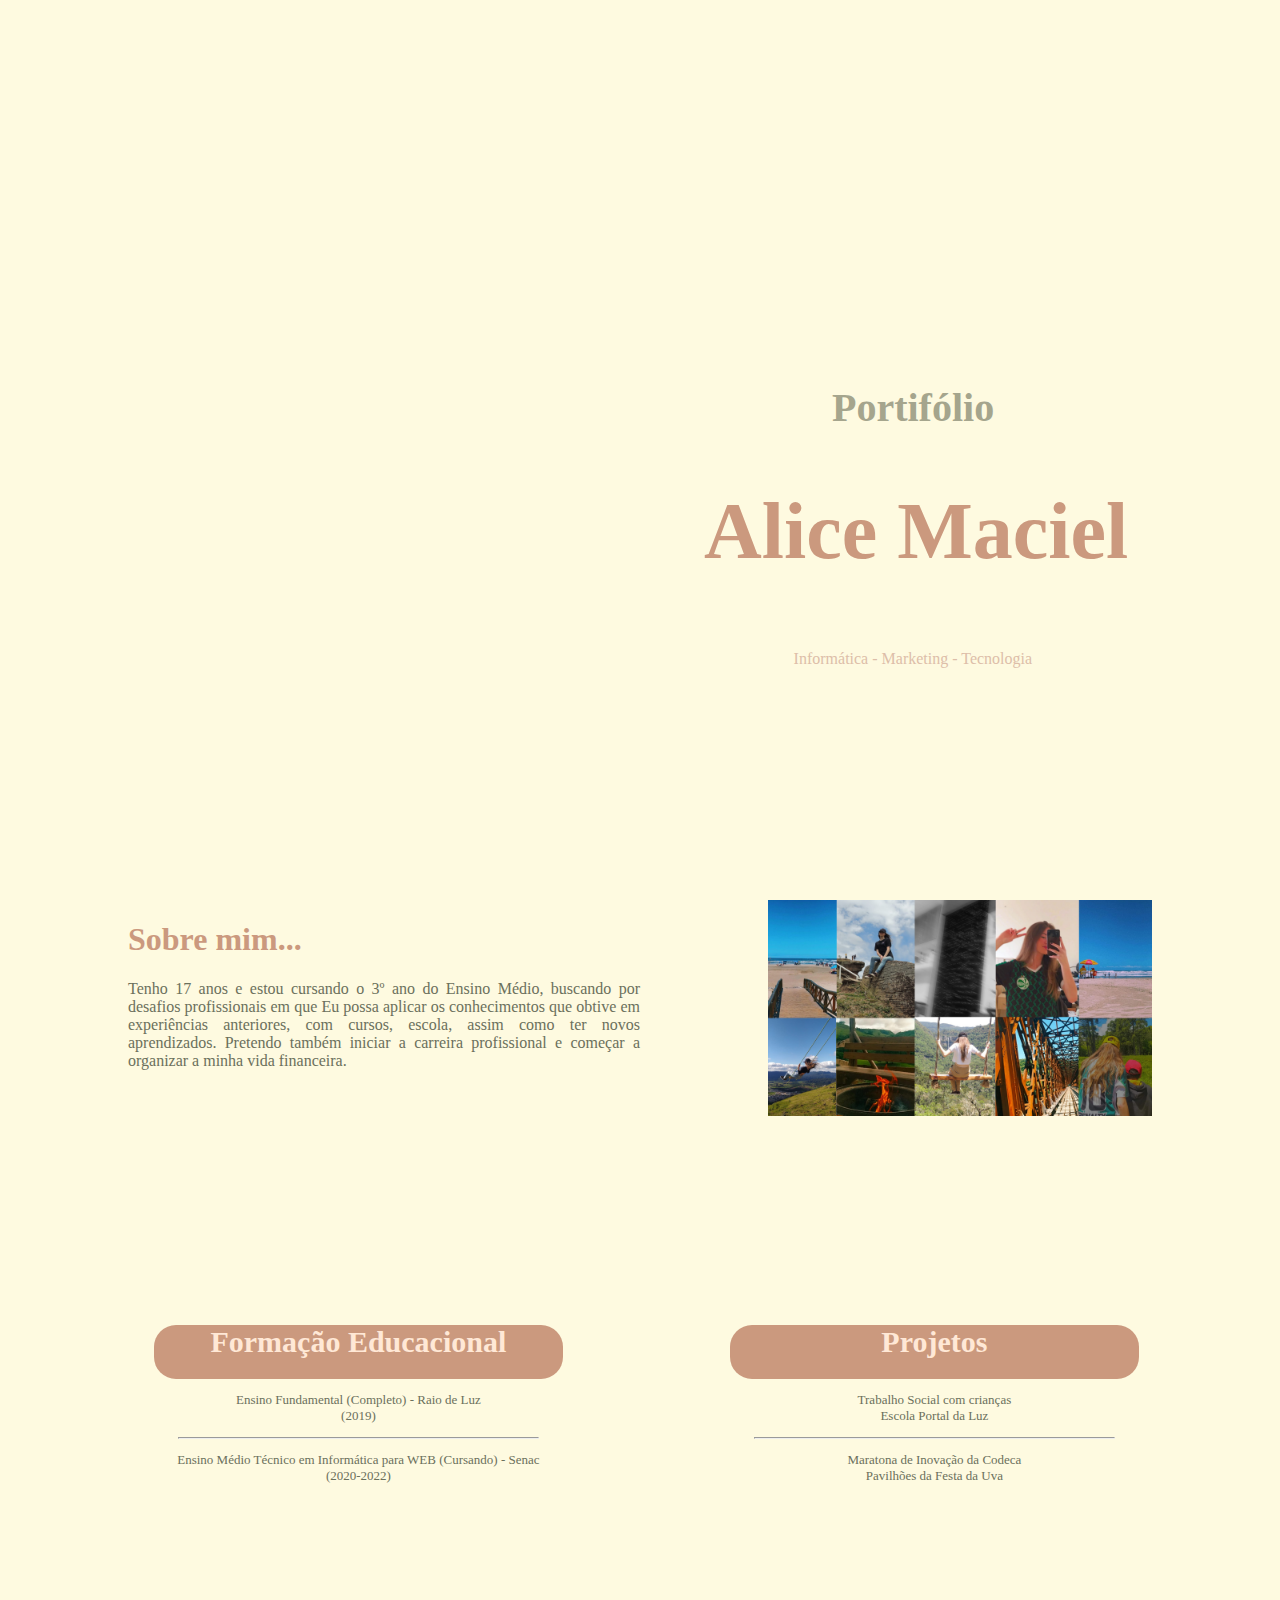
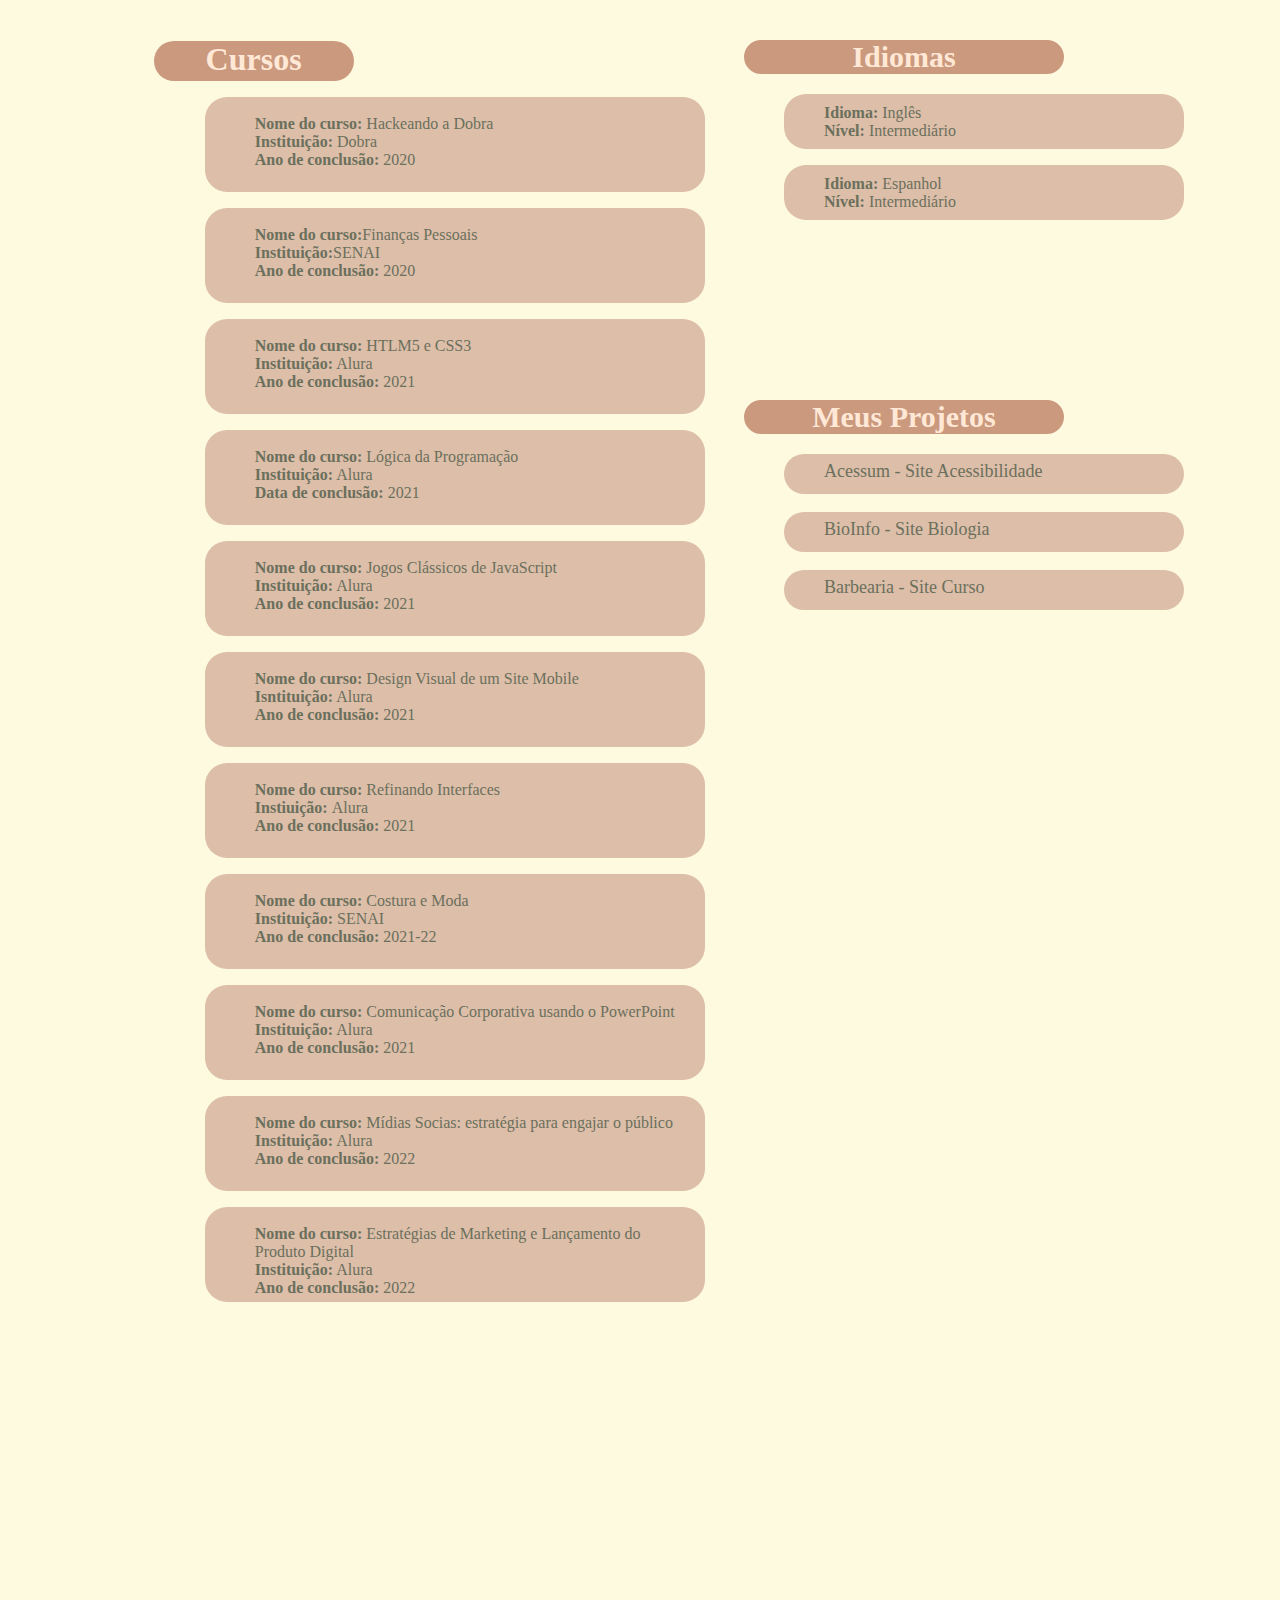
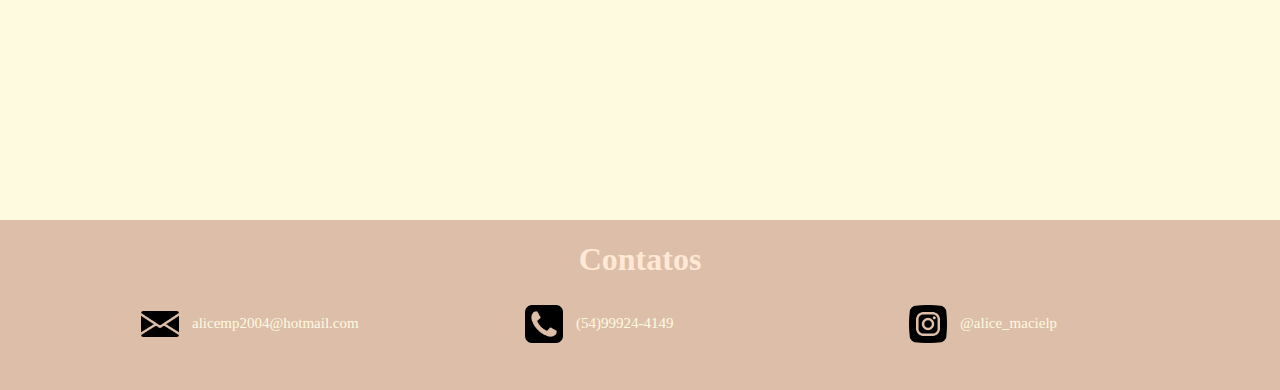
<file: index.html>
<!DOCTYPE html>
<html>
<head>
    <meta charset="UTF-8">
	<title>Portifólio - Alice Maciel</title>

	<link rel="stylesheet" type="text/css" href="css/style.css">
</head>
<body>
	<header>

		<div>
      			<h1 class="text1">Portifólio</h1>
				<h1 class="text2">Alice Maciel</h1>
				<p class="text3">Informática - Marketing - Tecnologia</p>
		</div>
	</header>
    <div class="sobre">
        <h1 class="text-sobre">Sobre mim...</h1>
        <p class="eu">Tenho 17 anos e estou cursando o 3º ano do Ensino Médio, buscando por desafios profissionais em que Eu possa aplicar 
            os conhecimentos que obtive em experiências anteriores, com cursos, escola, assim como ter novos 
            aprendizados. Pretendo também iniciar a carreira profissional e começar a organizar a minha vida 
            financeira.</p>
    </div>
    <img src="img/banner2.png" class="img-sobre">
    <div class="educacao">
        <div class="detail">
            <h1 class="text-educacao">Formação Educacional</h1>
        </div>
        <p class="educacao1">Ensino Fundamental (Completo) - Raio de Luz<br>(2019)</p>
        <hr class="hr">
        <p class="educacao1">Ensino Médio Técnico em Informática para WEB (Cursando) - Senac<br>(2020-2022)</p>
    </div>
    <div class="cursos">
        <div class="detail2">
            <h1 class="text-curso">Cursos</h1>
        </div>
        <div class="curso-box"><p class="educacao2"><b>Nome do curso:</b> Hackeando a Dobra<br><b>Instituição:</b> Dobra<br><b>Ano de conclusão:</b> 2020</p></div>
        <div class="curso-box"><p class="educacao2"><b>Nome do curso:</b>Finanças Pessoais<br><b>Instituição:</b>SENAI<br><b>Ano de conclusão:</b> 2020</p></div>
        <div class="curso-box"><p class="educacao2"><b>Nome do curso:</b> HTLM5 e CSS3<br><b>Instituição:</b> Alura<br><b>Ano de conclusão: </b>2021</p></div>
        <div class="curso-box"><p class="educacao2"><b>Nome do curso:</b> Lógica da Programação<br><b>Instituição:</b> Alura<br><b>Data de conclusão:</b> 2021</p></div>
        <div class="curso-box"><p class="educacao2"><b>Nome do curso:</b> Jogos Clássicos de JavaScript<br><b>Instituição:</b> Alura<br><b>Ano de conclusão:</b> 2021</p></div>
        <div class="curso-box"><p class="educacao2"><b>Nome do curso:</b> Design Visual de um Site Mobile<br><b>Isntituição:</b> Alura<br><b>Ano de conclusão:</b> 2021</p></div>
        <div class="curso-box"><p class="educacao2"><b>Nome do curso:</b> Refinando Interfaces<br><b>Instiuição: </b>Alura<br><b>Ano de conclusão:</b> 2021</p></div>
        <div class="curso-box"><p class="educacao2"><b>Nome do curso:</b> Costura e Moda<br><b>Instituição:</b> SENAI<br><b>Ano de conclusão:</b> 2021-22</p></div>
        <div class="curso-box"><p class="educacao2"><b>Nome do curso:</b> Comunicação Corporativa usando o PowerPoint<br><b>Instituição:</b> Alura<br><b>Ano de conclusão:</b> 2021</p></div>
        <div class="curso-box"><p class="educacao2"><b>Nome do curso:</b> Mídias Socias: estratégia para engajar o público<br><b>Instituição:</b> Alura<br><b>Ano de conclusão:</b> 2022</p></div>
        <div class="curso-box"><p class="educacao2"><b>Nome do curso:</b> Estratégias de Marketing e Lançamento do<br>Produto Digital<br><b>Instituição:</b> Alura<br><b>Ano de conclusão:</b> 2022</p></div>
    </div>
    <div class="projetos">
        <div class="detail">
            <h1 class="text-educacao">Projetos</h1>
        </div>
        <p class="educacao1">Trabalho Social com crianças <br> Escola Portal da Luz</p>
        <hr class="hr">
        <p class="educacao1">Maratona de Inovação da Codeca <br> Pavilhões da Festa da Uva</p>
    </div>

    <div class="idiomas">
        <div class="detail">
            <h1 class="text-educacao">Idiomas</h1>
        </div>
       <div class="idioma-box"><p class="educacao2"><b>Idioma:</b> Inglês<b><br>Nível:</b> Intermediário</p></div>
        <div class="idioma-box"><p class="educacao2"><b>Idioma:</b> Espanhol<br><b>Nível:</b> Intermediário</p></div>
    </div>

     <div class="meusprojetos">
        <div class="detail">
            <h1 class="text-educacao">Meus Projetos</h1>
        </div>
       <a href="Site3/index.html"><div class="projetos-box"><p class="educacao3">Acessum - Site Acessibilidade</div></a>
        <a href="biologia/index.html"><div class="projetos-box"><p class="educacao3">BioInfo - Site Biologia</div></a>
        <a href="HTML5 e CSS3/index.html"><div class="projetos-box"><p class="educacao3">Barbearia - Site Curso</div></a>
    </div>

    <footer> 
        <div class="box-footer">
            <h1 class="text-footer">Contatos</h1>
               <img src="img/email.png" class="email-img"><p class="email">alicemp2004@hotmail.com</p>
                <img src="img/telefone.png" class="telefone-img"><a href="https://contate.me/alice.maciel"><p class="telefone">(54)99924-4149</p></a>
                <img src="img/instagram.png" class="instagram-img"><a href="https://www.instagram.com/alice_macielp/"><p class="instagram">@alice_macielp</p></a>
        </div>
    </footer>
</body>
</html>
</file>
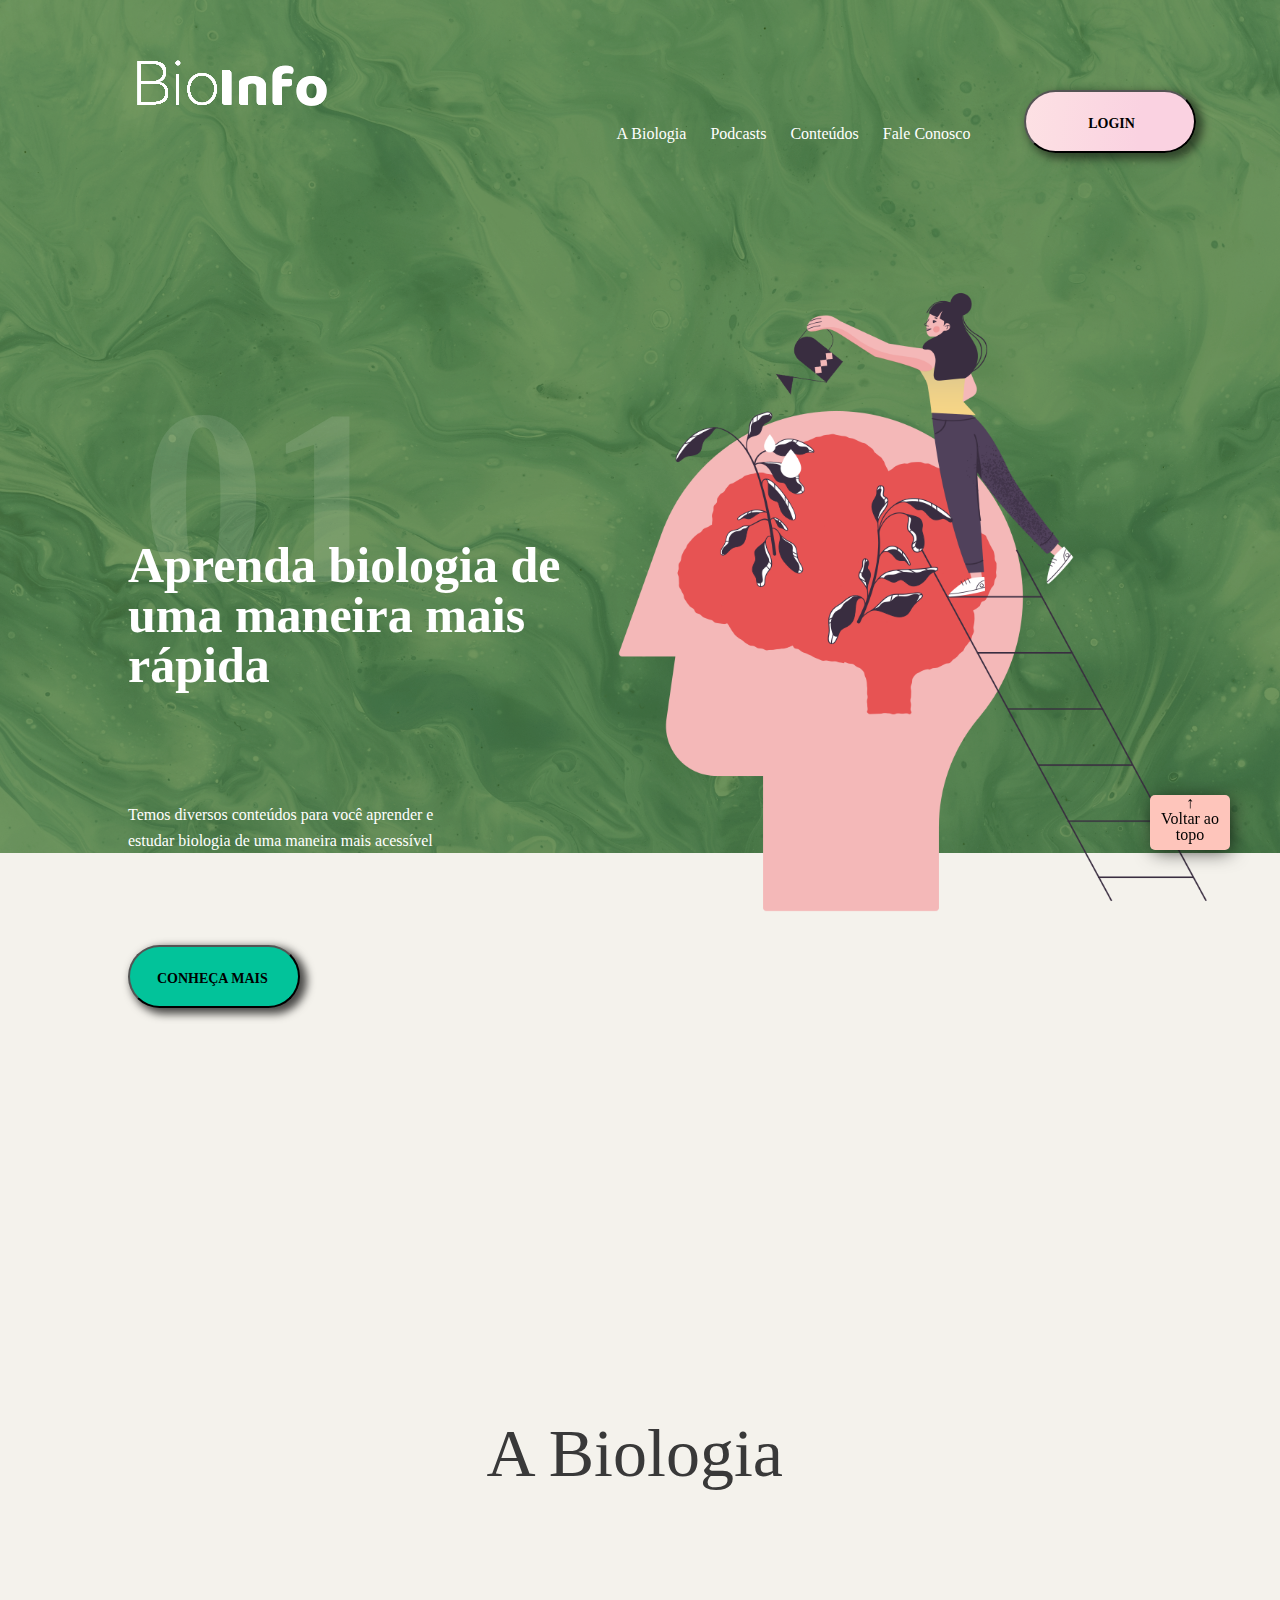
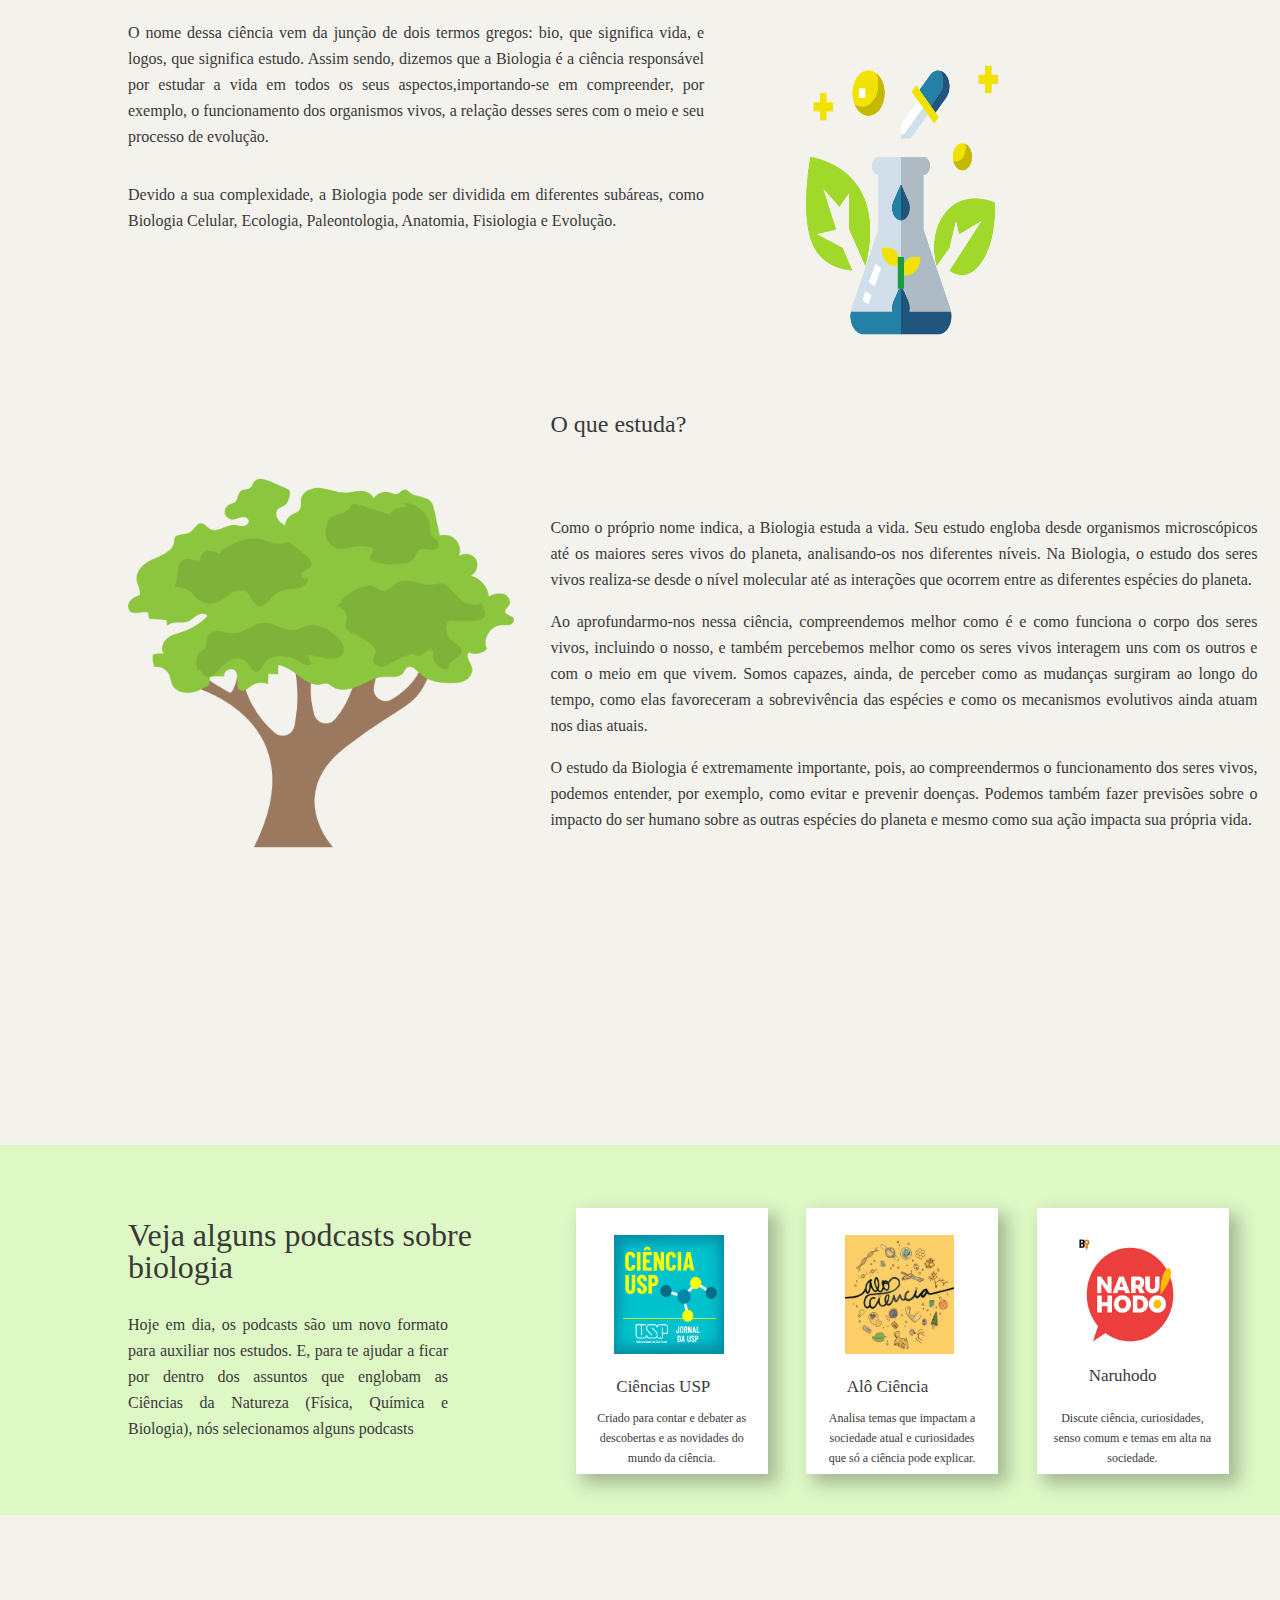
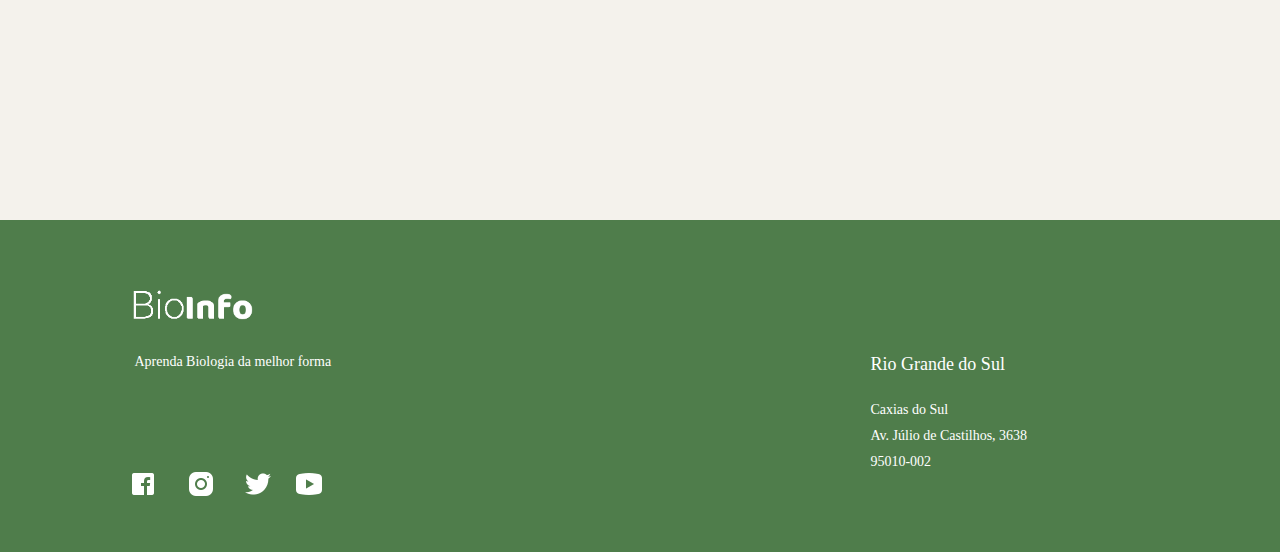
<file: biologia/index.html>
<!DOCTYPE html>
<html>
<head>
	<title>BioInfo</title>

	<meta charset="utf-8">

	<link rel="stylesheet" type="text/css" href="css/reset.css">
	<link rel="stylesheet" type="text/css" href="css/style.css">

<script type="text/javascript">

	$(document).ready(function() {
		$('#subir').click(function(){
			$('html, body').animate({scrollTop:0}, 'slow');
			return false;
		});
	});

</script>	
</head>
<body>

	<header>
		<img src="img/bg.png" class="img-bg">	

		<img src="img/logo4.png" class="logo">

		<div>
			
			<nav>
				<ul>
					<li><a href="#bio">A Biologia</a></li>
					<li><a href="#podcasts">Podcasts</a></li>
					<li><a href="conteudos.html">Conteúdos</a></li>
					<li><a href="contato.html">Fale Conosco</a></li>
				</ul>
			</nav>

			<button class="btn"><p>LOGIN</p></button>
		</div>

		<h1 class="number">01</h1>
		<h1 class="tittle">Aprenda biologia de uma maneira mais rápida</h1>
		<p class="sub-tittle">Temos diversos conteúdos para você aprender e estudar biologia de uma maneira mais acessível
</p>

		<img src="img/pale.png" class="img-header">

		<button class="btn-conheca"><h3>CONHEÇA MAIS</h3></button>
	</header>

	<main>
		<div id="voltarTopo">
			<a href="#" id="subir">↑ <br>Voltar ao topo</a>
		</div>

		<h1 class="tittle-principal" id="bio">A Biologia</h1>

		<div class="box">
			<p class="text">O nome dessa ciência vem da junção de dois termos gregos: bio, que significa vida, e logos, que significa estudo. Assim sendo, dizemos que a Biologia é a ciência responsável por estudar a vida em todos os seus aspectos,importando-se em compreender, por exemplo, o funcionamento dos organismos vivos, a relação desses seres com o meio e seu processo de evolução.</p> <br><br>

			<p class="text">Devido a sua complexidade, a Biologia pode ser dividida em diferentes subáreas, como Biologia Celular, Ecologia, Paleontologia, Anatomia, Fisiologia e Evolução.</p>
		</div>

		<img src="img/lab.png" class="lab">

		<h3 class="sub-tittle-bio">O que estuda?</h3>

		<div class="box-2">
			<p class="text">Como o próprio nome indica, a Biologia estuda a vida. Seu estudo engloba desde organismos microscópicos até os maiores seres vivos do planeta, analisando-os nos diferentes níveis. Na Biologia, o estudo dos seres vivos realiza-se desde o nível molecular até as interações que ocorrem entre as diferentes espécies do planeta.</p><br>
			<p class="text">Ao aprofundarmo-nos nessa ciência, compreendemos melhor como é e como funciona o corpo dos seres vivos, incluindo o nosso, e também percebemos melhor como os seres vivos interagem uns com os outros e com o meio em que vivem. Somos capazes, ainda, de perceber como as mudanças surgiram ao longo do tempo, como elas favoreceram a sobrevivência das espécies e como os mecanismos evolutivos ainda atuam nos dias atuais.</p><br>
			<p class="text">O estudo da Biologia é extremamente importante, pois, ao compreendermos o funcionamento dos seres vivos, podemos entender, por exemplo, como evitar e prevenir doenças. Podemos também fazer previsões sobre o impacto do ser humano sobre as outras espécies do planeta e mesmo como sua ação impacta sua própria vida.</p>
		</div>

			<img src="img/tree.png" class="tree">
	
			<div class="box-3" id="podcasts">
				
				<h1 class="tittle-pod">Veja alguns podcasts sobre biologia</h1>

					<p class="text-pod">Hoje em dia, os podcasts são um novo formato para auxiliar nos estudos. E, para te ajudar a ficar por dentro dos assuntos que englobam as Ciências da Natureza (Física, Química e Biologia), nós selecionamos alguns podcasts</p>


					<div class="box-play">
						<img src="img/usp.jpg" class="usp">
						<h1 class="tittle-usp">Ciências USP</h1>
						<p class="text-usp">Criado para contar e debater as descobertas e as novidades do mundo da ciência. </p>
					</div>

					<div class="box-play-2">
						<img src="img/alo-ciencia.jpg" class="usp">
						<h1 class="tittle-usp">Alô Ciência</h1>
						<p class="text-usp">Analisa temas que impactam a sociedade atual e curiosidades que só a ciência pode explicar. </p>
					</div>

					<div class="box-play-3">
						<img src="img/naruhodo.png" class="usp">
						<h1 class="tittle-nh">Naruhodo</h1>
						<p class="text-usp">Discute ciência, curiosidades, senso comum e temas em alta na sociedade.</p>
					</div>
	</main>

	<footer>
		
		<div class="box-footer">
			<img src="img/logo4.png" class="logo-footer">
			<p class="text-footer">Aprenda Biologia da melhor forma</p>

			<img src="img/face.png" class="face">
			<img src="img/insta.png" class="insta">
			<img src="img/twitter.png" class="tt">
			<img src="img/youtube.png" class="yt">

			<div class="endereço">
				<p class="estado">Rio Grande do Sul</p><br>
				<p class="text-footer2">Caxias do Sul <br> Av. Júlio de Castilhos, 3638 <br>95010-002</p>
			</div>

		</div>

	</footer>

</body>
</html>
</file>
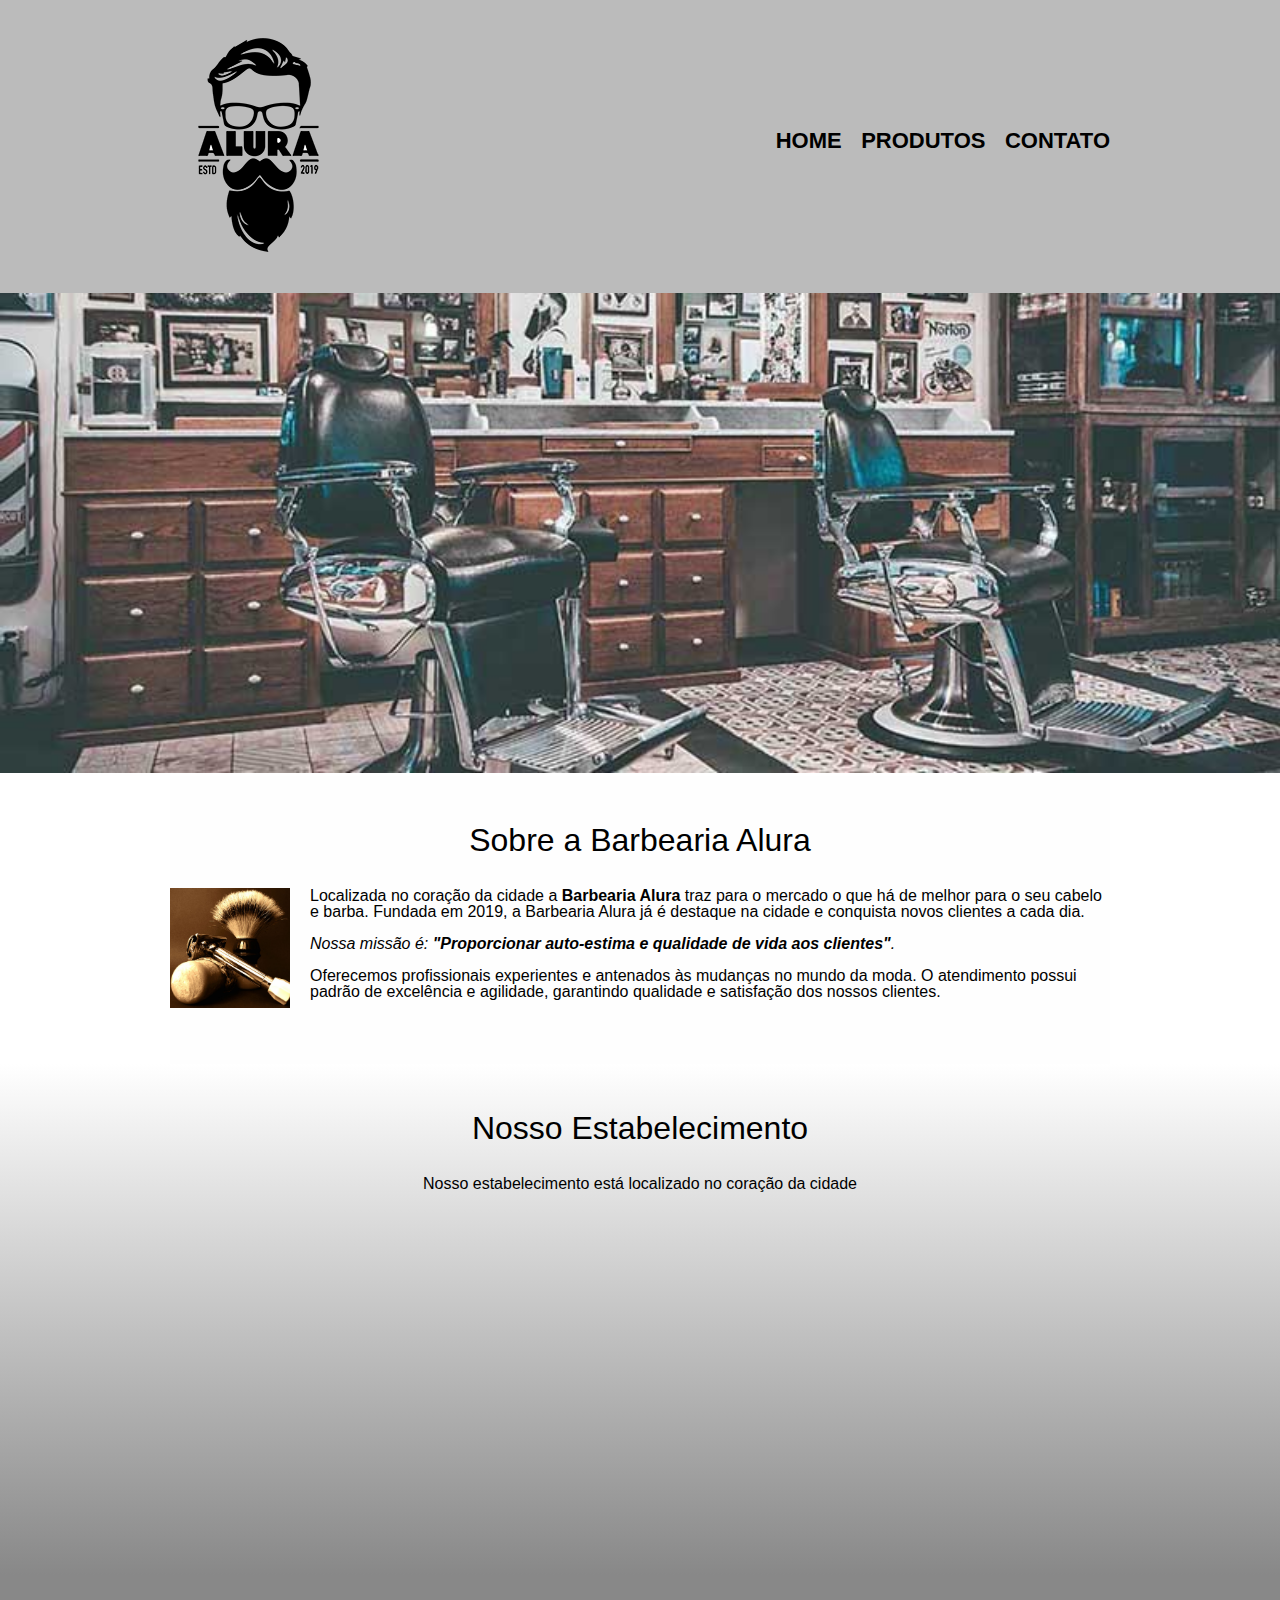
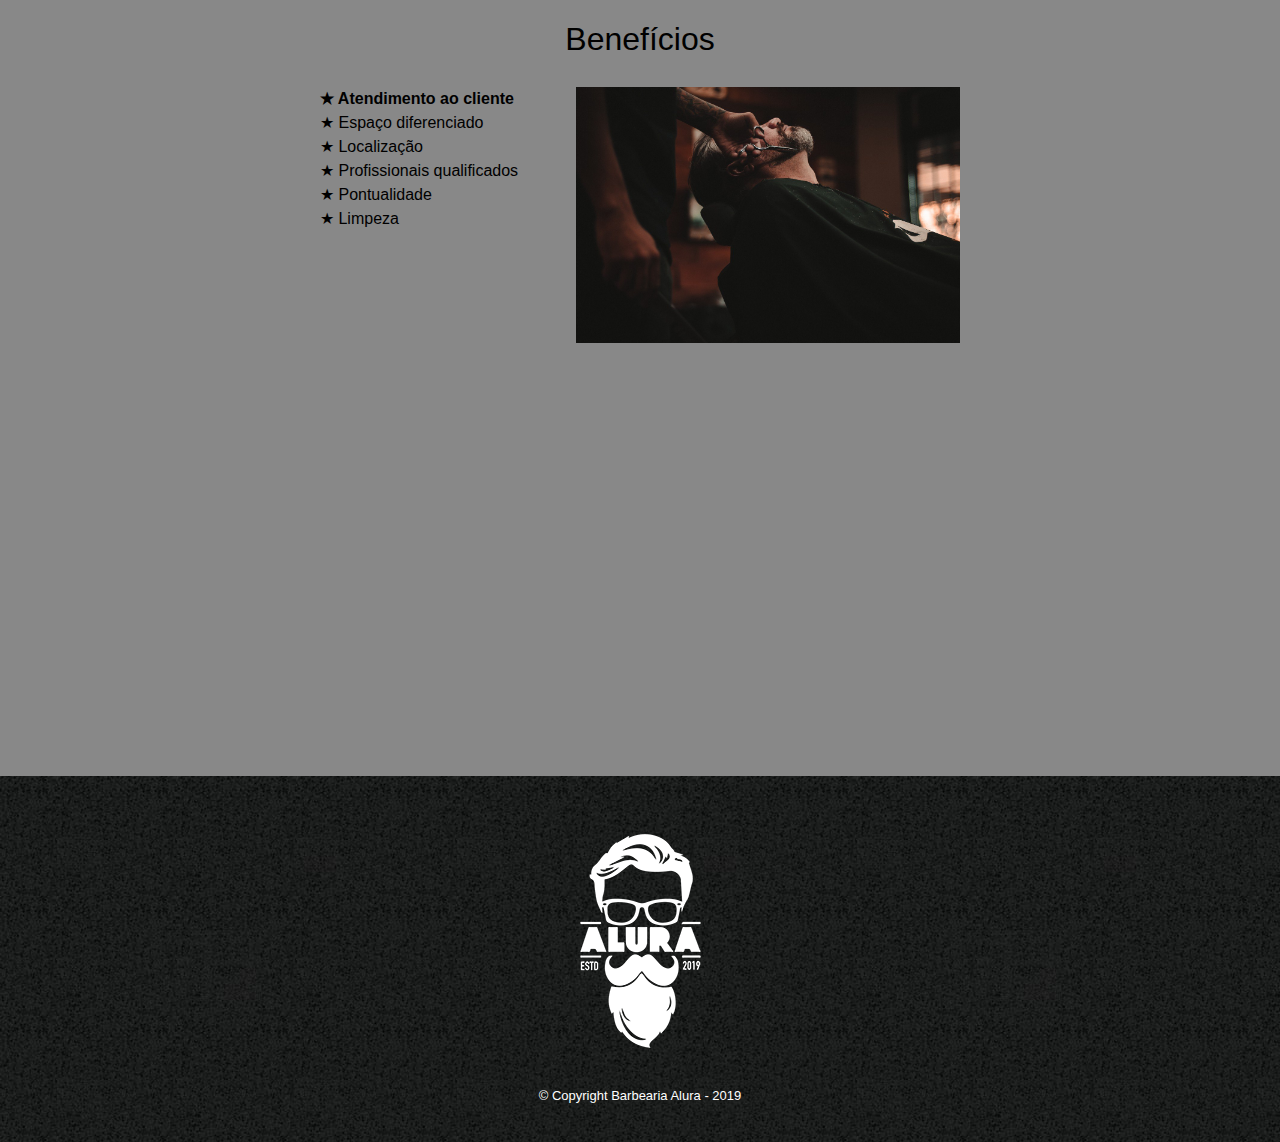
<file: HTML5 e CSS3/index.html>
<!DOCTYPE html>
<html lang="pt-br">

	<head>

		<meta charset="utf-8">
		<title>Barbearia Alura</title>
	
		<link rel="stylesheet" href="reset.css">
		<link rel="stylesheet" href="style.css">

		<style>
		</style>

	</head>

	<body>
			<header>
		<div class="caixa">
			<h1><img src="logo.png"></h1>

			<nav>
				<ul>
					<li><a href="index.html">Home</a></li>
					<li><a href="produtos.html">Produtos</a></li>
					<li><a href="contato.html">Contato</a></li>
				</ul>
			</nav>

		</div>
	</header>
		
		<img class="banner" src="banner.jpg">
	
	<main>
		<section class="principal">
			<h2 class="tittle-principal">Sobre a Barbearia Alura</h2>

			<img class="utensilios" src="utensilios.jpg" alt="Utensílios de um barbeiro">

			<p>Localizada no coração da cidade a <strong>Barbearia Alura</strong> traz para o mercado o que há de melhor para o seu cabelo e barba. Fundada em 2019, a Barbearia Alura já é destaque na cidade e conquista novos clientes a cada dia.</p>

			<p id="missao"><em>Nossa missão é: <strong>"Proporcionar auto-estima e qualidade de vida aos clientes"</strong>.</em></p>

			<p>Oferecemos profissionais experientes e antenados às mudanças no mundo da moda. O atendimento possui padrão de excelência e agilidade, garantindo qualidade e satisfação dos nossos clientes.</p>
		</section>

		<section class="mapa">
			
			<h3 class="tittle-principal">Nosso Estabelecimento</h3>

			<p>Nosso estabelecimento está localizado no coração da cidade</p>

			<div class="mapa-conteudo">
				<iframe src="https://www.google.com/maps/embed?pb=!1m18!1m12!1m3!1d7488406.447537872!2d-51.11488657500003!3d-23.588244300000003!2m3!1f0!2f0!3f0!3m2!1i1024!2i768!4f13.1!3m3!1m2!1s0x94ce5a2b2ed7f3a1%3A0xab35da2f5ca62674!2sCaelum%20-%20Escola%20de%20Tecnologia!5e0!3m2!1spt-BR!2sbr!4v1619484319925!5m2!1spt-BR!2sbr" width="100%" height="300" style="border:0;" allowfullscreen="" loading="lazy"></iframe>
			</div>

		</section>


		<section class="beneficios">
			<h3 class="tittle-principal">Benefícios</h3>

			<div class="conteudo_beneficios">
				<ul class="lista-beneficios">
					<li class="itens">Atendimento ao cliente</li>
					<li class="itens">Espaço diferenciado</li>
					<li class="itens">Localização</li>
					<li class="itens">Profissionais qualificados</li>
					<li class="itens">Pontualidade</li>
					<li class="itens">Limpeza</li>
				</ul><img src="beneficios.jpg" class="imagem-beneficios">
			<!-- juntos para ocupar 100% da página -->
			<div class="video">
				<iframe width="560" height="315" src="https://www.youtube.com/embed/wcVVXUV0YUY" title="YouTube video player" frameborder="0" allow="accelerometer; autoplay; clipboard-write; encrypted-media; gyroscope; picture-in-picture" allowfullscreen></iframe>
			</div>

		</section>	
	</main>

	<footer>
		<img src="logo-branco.png">
		<p class="copyright">&copy; Copyright Barbearia Alura - 2019</p>
	</footer>
	
	</body>
</html>
</file>
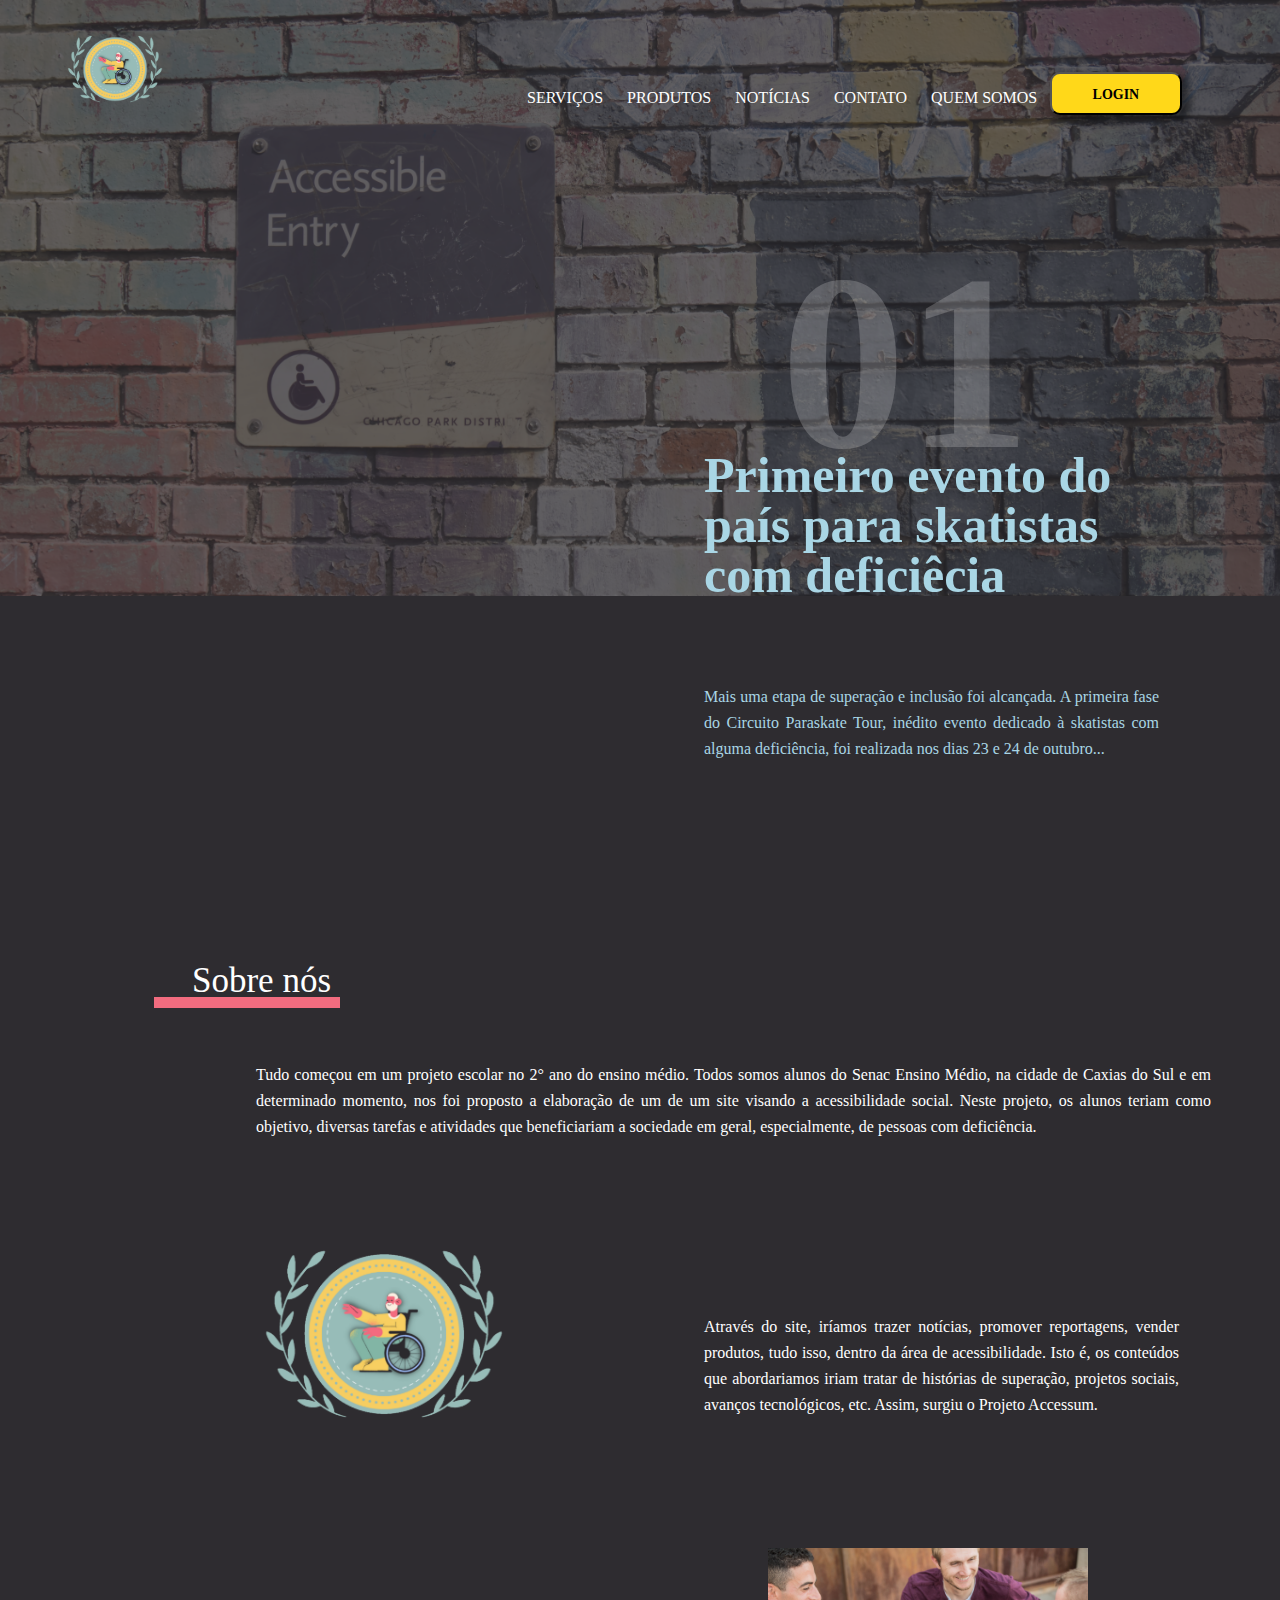
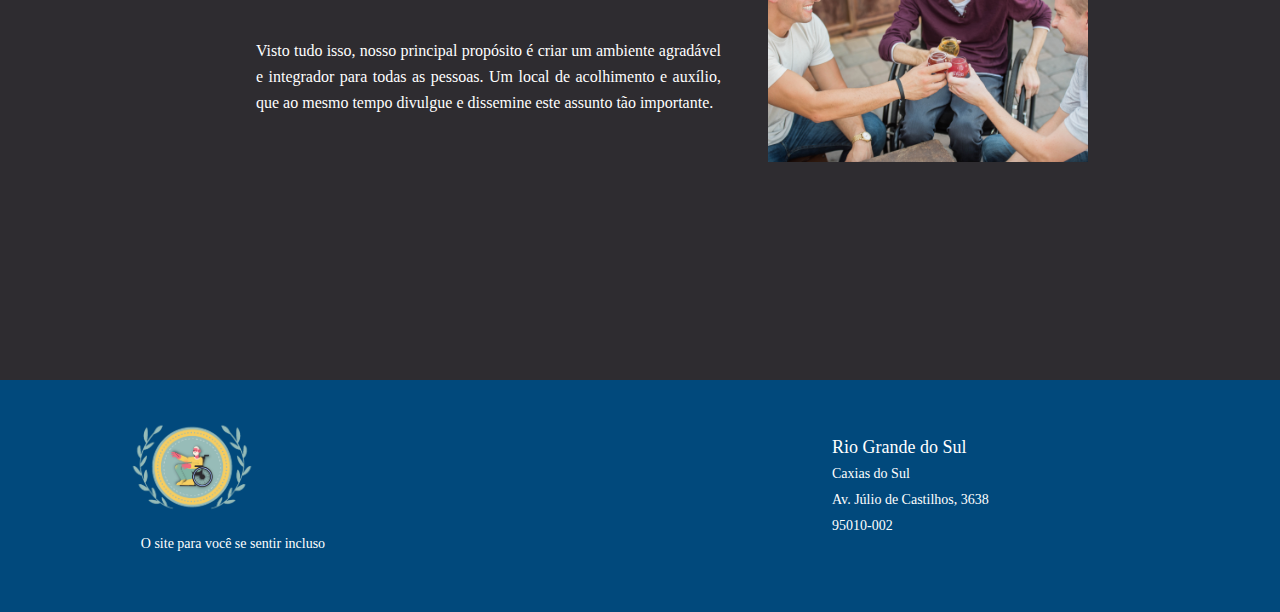
<file: Site3/index.html>
<!DOCTYPE html>
<html>
<head>
	<meta charset="utf-8">

	<title>ACESSUM</title>

	<link rel="stylesheet" type="text/css" href="css/reset.css">
	<link rel="stylesheet" type="text/css" href="css/style.css">
</head>
<body>
	<header>
		<img src="img/banner.jpg" class="banner">
		<div class="menu">
			<img src="img/logo.png" class="logo">
			<nav>
				<ul>
					<li><a href="servicos.html">SERVIÇOS</a></li>
					<li><a href="loja_site/index.php">PRODUTOS</a></li>
					<li><a href="noticias.html">NOTÍCIAS</a></li>
					<li><a href="http://api.whatsapp.com/send?1=pt_BR&phone=5599999999999">CONTATO</a></li>
					<li><a href="forms.html">QUEM SOMOS</a></li>
				</ul>
			</nav>

			<button class="btn"><a href="cadastrophp/pgcontatos.php"><p>LOGIN</p></a></button>
		</div>
		<div>
      			<h1 class="number">01</h1>
				<h1 class="tittle">Primeiro evento do país para skatistas com deficiêcia</h1>
				<p class="sub-tittle">Mais uma etapa de superação e inclusão foi alcançada. A primeira fase do Circuito Paraskate Tour, inédito evento dedicado à skatistas com alguma deficiência, foi realizada nos dias 23 e 24 de outubro... </p>
		</div>
	</header>
		<div class="retangle"></div>
		<h1 class="quem-somos">Sobre nós</h1>
				<p class="text1">Tudo começou em um projeto escolar no 2° ano do ensino médio. Todos somos alunos do Senac Ensino Médio, na cidade de Caxias do Sul e em determinado momento, nos foi proposto a elaboração de um de um site visando a acessibilidade social. Neste projeto, os alunos teriam como objetivo, diversas tarefas e atividades que beneficiariam a sociedade em geral, especialmente, de pessoas com deficiência.</p>

				<p class="text2">Através do site, iríamos trazer notícias, promover reportagens, vender produtos, tudo isso, dentro da área de acessibilidade. Isto é, os conteúdos que abordariamos iriam tratar de histórias de superação, projetos sociais, avanços tecnológicos, etc. Assim, surgiu o Projeto Accessum.</p>

						<img src="img/logo.png" class="img1">

				<p class="text3">Visto tudo isso, nosso principal propósito é criar um ambiente agradável e integrador para todas as pessoas. Um local de acolhimento e auxílio, que ao mesmo tempo divulgue e dissemine este assunto tão importante.</p>
						<img src="img/photo2.jpg" class="img2">


	<footer>
		
		<div class="box-footer">
			<img src="img/logo.png" class="logo-footer">
			<p class="text-footer">O site para você se sentir incluso</p>

			<div class="endereço">
				<p class="estado">Rio Grande do Sul</p><br>
				<p class="text-footer2">Caxias do Sul <br> Av. Júlio de Castilhos, 3638 <br>95010-002</p>
			</div>

		</div>

	</footer>
		
</body>
</html>
</file>
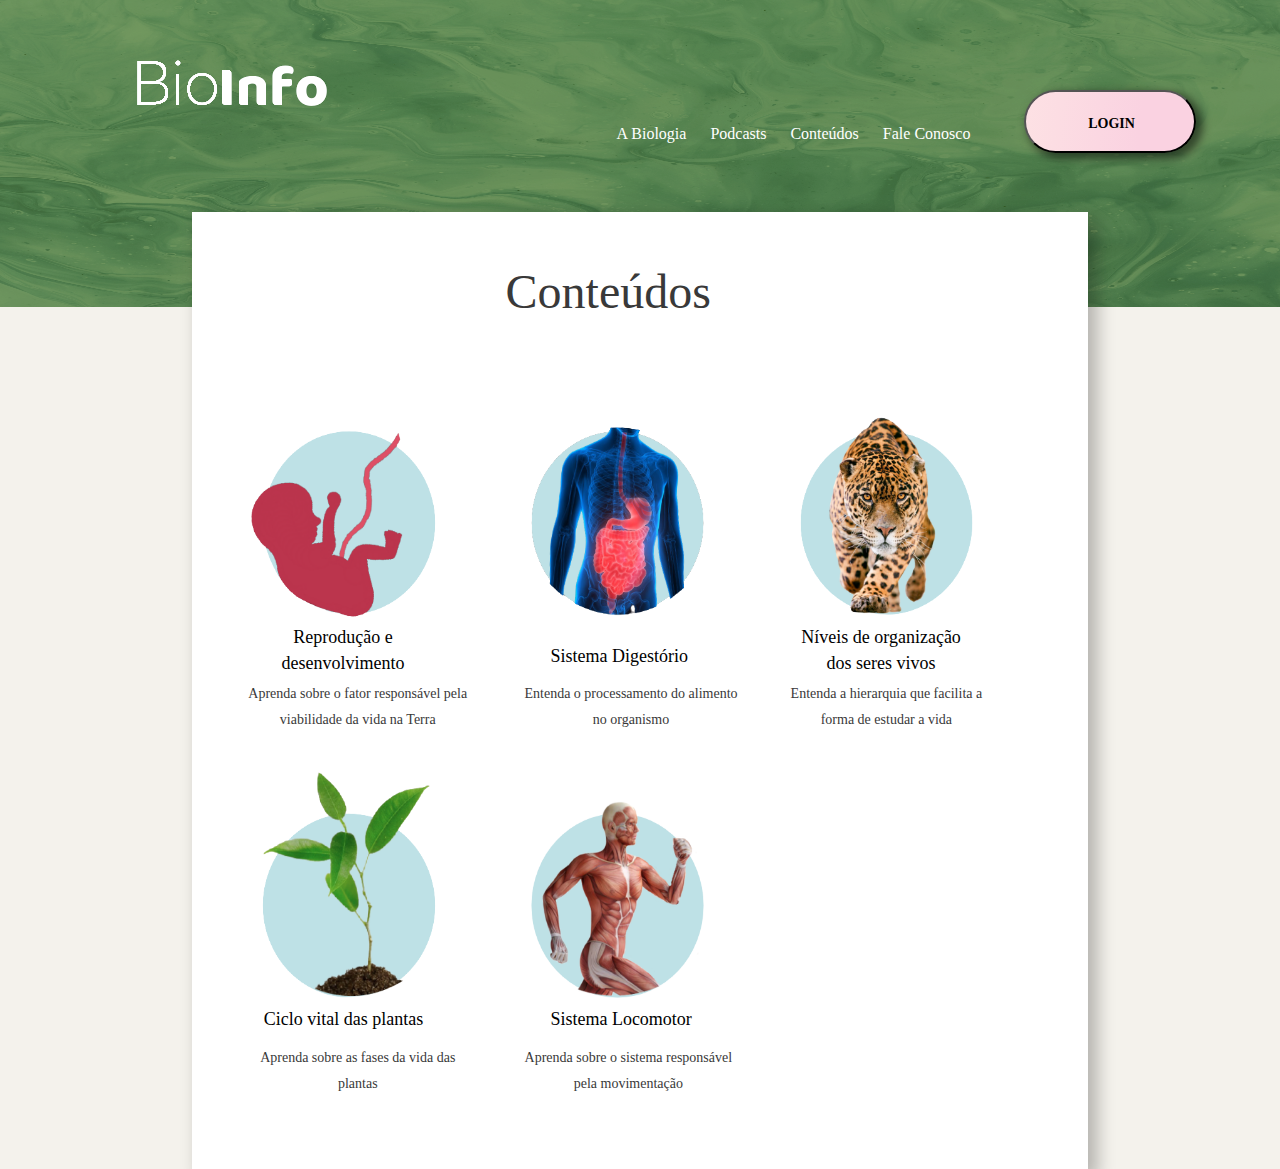
<file: biologia/conteudos.html>
<!DOCTYPE html>
<html>
<head>
	<title>Conteúdos - BioInfo</title>

	<meta charset="utf-8">

	<link rel="stylesheet" type="text/css" href="css/reset.css">
	<link rel="stylesheet" type="text/css" href="css/conteudos-style.css">
</head>
<body>

	<header>
		
		<img src="img/bg.png" class="img-bg">	

		<a href="index.html"><img src="img/logo4.png" class="logo"></a>

		<div>
			
			<nav>
				<ul>
					<li><a href="#bio">A Biologia</a></li>
					<li><a href="#podcasts">Podcasts</a></li>
					<li><a href="conteudos.html">Conteúdos</a></li>
					<li><a href="contato.html">Fale Conosco</a></li>
				</ul>
			</nav>

			<button class="btn"><p>LOGIN</p></button>
		</div>

	</header>

	<main>
		
		<div class="retangle">
			<h1 class="tittle-principal">Conteúdos</h1>
			
			<a href="reproducao.html"><img src="img/bb.png" class="eclipse1"></a>
			<h3 class="text-eclipse1">Reprodução e <br> desenvolvimento</h3>
			<p class="p-eclipse1">Aprenda  sobre o fator responsável pela viabilidade da vida na Terra</p>

			<a href="digestao.html"><img src="img/digestivo.png" class="eclipse2"></a>
			<h3 class="text-eclipse2">Sistema Digestório</h3>
			<p class="p-eclipse2">Entenda o processamento do alimento no organismo</p>

			<img src="img/animais.png" class="eclipse3">
			<h3 class="text-eclipse3">Níveis de organização<br> dos seres vivos</h3>
			<p class="p-eclipse3">Entenda a hierarquia que facilita a forma de estudar a vida</p>

			<img src="img/planta.png" class="eclipse4">
			<h3 class="text-eclipse4">Ciclo vital das plantas</h3>
			<p class="p-eclipse4">Aprenda sobre as fases da vida das plantas</p>

			<a href="locomotor.html"><img src="img/locomotor.png" class="eclipse5"></a>
			<h3 class="text-eclipse5">Sistema Locomotor</h3>
			<p class="p-eclipse5">Aprenda sobre o sistema responsável pela movimentação</p>

		</div>

	</main>



</body>
</html>
</file>
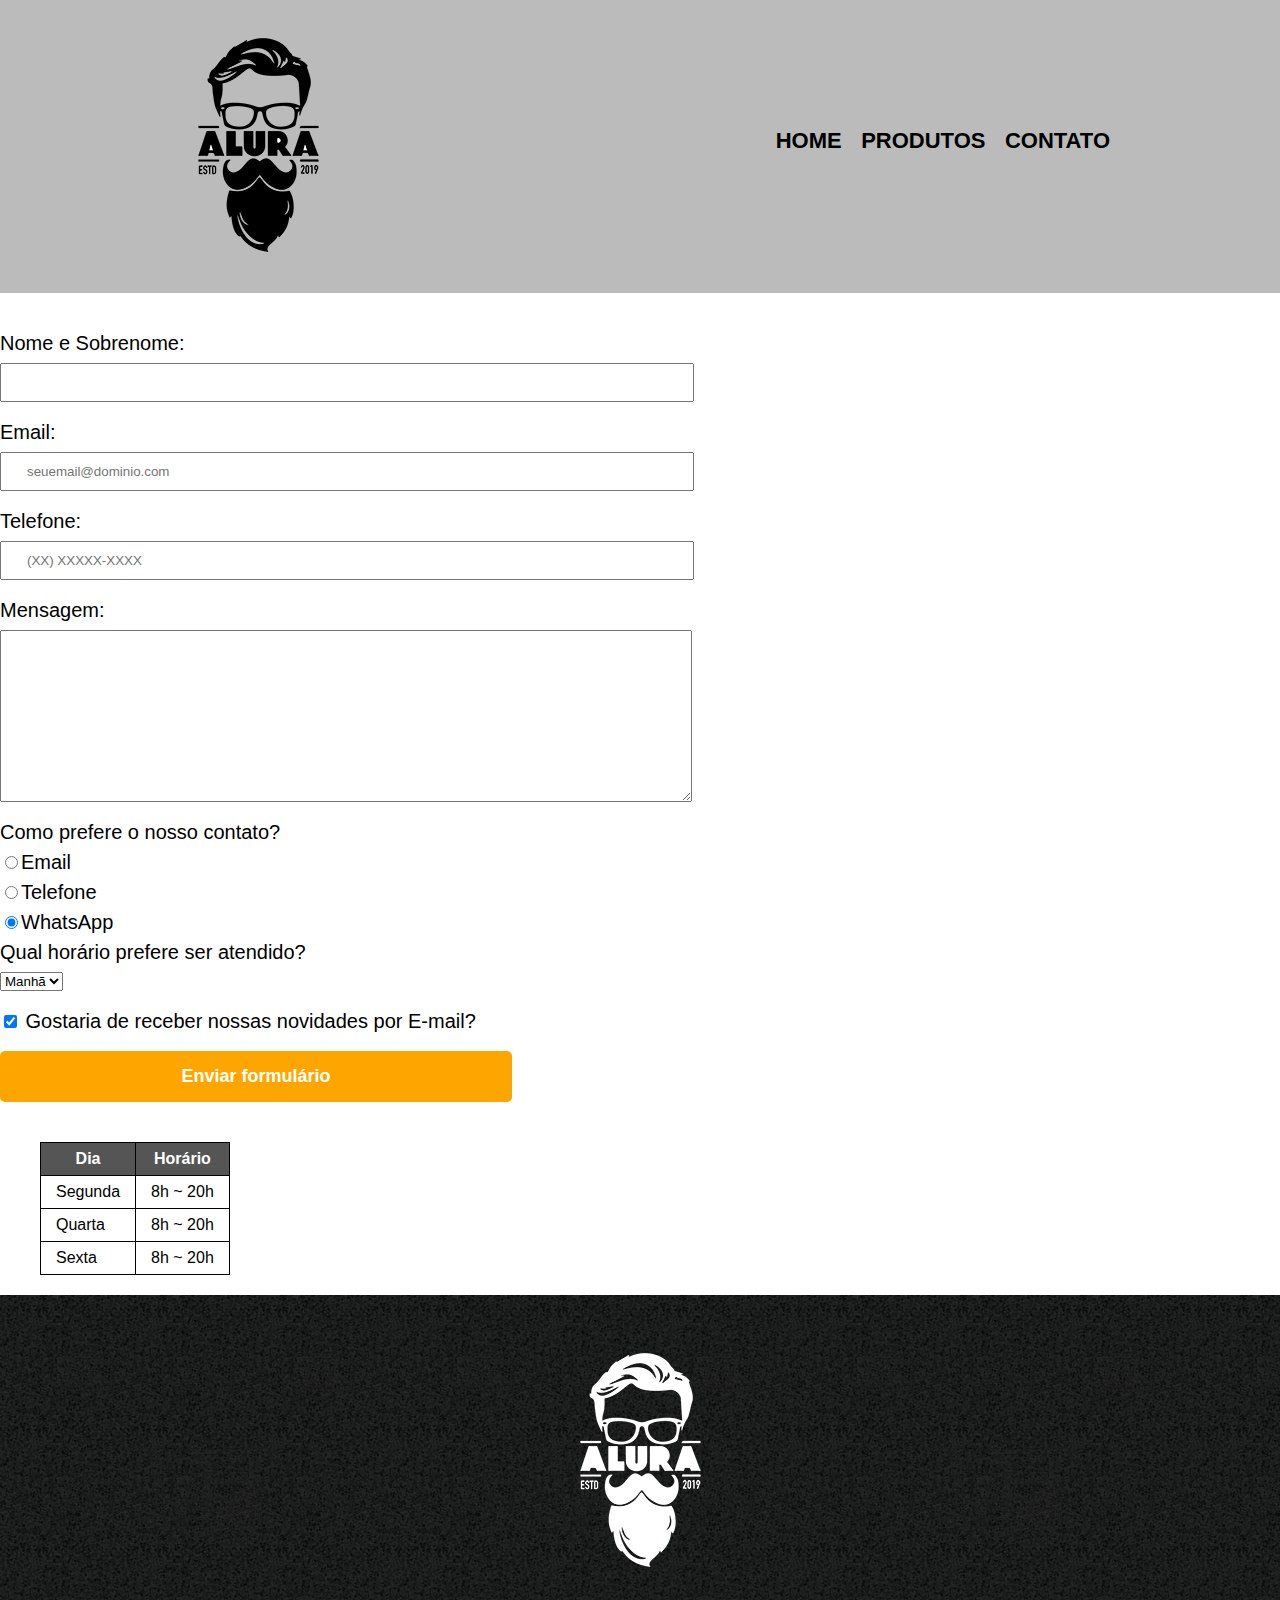
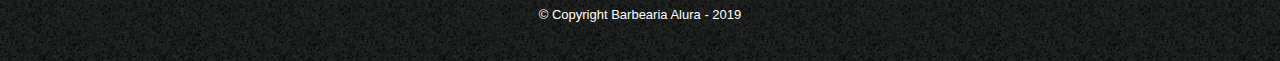
<file: HTML5 e CSS3/contato.html>
<!DOCTYPE html>

<html>

	<head>

		<meta charset="utf-8">
		<title>Contato - Barbearia Alura</title>
		
		<link rel="stylesheet" href="reset.css">
		<link rel="stylesheet" href="style.css">

	</head>

<body>

	<header>
		<div class="caixa">
			<h1><img src="logo.png" alt="Logo da Barbearia Alura"></h1>

			<nav>
				<ul>
					<li><a href="index.html">Home</a></li>
					<li><a href="produtos.html">Produtos</a></li>
					<li><a href="contato.html">Contato</a></li>
				</ul>
			</nav>

		</div>
	</header>

	<main>
		<form>
			<label for="nomesobrenome">Nome e Sobrenome:</label>
			<input type="text" id="nomesobrenome" class="input-padrao" required>

			<label for="email">Email:</label>
			<input type="email" id="email" class="input-padrao" required placeholder="seuemail@dominio.com">

			<label for="telefone">Telefone:</label>
			<input type="tel" id="telefone" class="input-padrao" required placeholder="(XX) XXXXX-XXXX">

			<label for="mensagem">Mensagem:</label>
			<textarea cols="70" rows="10" id="mensagem" class="input-padrao"></textarea>

		<fieldset>
			<legend>Como prefere o nosso contato?</legend>

			<label for="radio-email"><input type="radio" name="contato" value="email" id="radio-email">Email</label>
			
			<label for="radio-telefone"><input type="radio" name="contato" value="telefone" id="radio-telefone">Telefone</label>
			
			<label for="radio-whatsapp"><input type="radio" name="contato" value="whatsapp" id="radio-whatsapp" checked>WhatsApp</label>
			
		</fieldset>

		<fieldset>
			<legend>Qual horário prefere ser atendido?</legend>
			
			<select>
				<option>Manhã</option>
				<option>Tarde</option>
				<option>Noite</option>
			</select>
		</fieldset>

			<label class="checkbox"><input type="checkbox" checked> Gostaria de receber nossas novidades por E-mail?</label>

			<input type="submit" value="Enviar formulário" class="enviar">
		</form>

		<table>
			<thead>
				<tr>
					<th>Dia</th>
					<th>Horário</th>
				</tr>
			</thead>
			<tbody>
				<tr>
					<td>Segunda</td>
					<td>8h ~ 20h</td>
				</tr>
				<tr>
					<td>Quarta</td>
					<td>8h ~ 20h</td>
				</tr>
				<tr>
					<td>Sexta</td>
					<td>8h ~ 20h</td>
				</tr>
			</tbody>
		</table>

	</main>
	
	<footer>
		<img src="logo-branco.png" alt="Logo da Barbearia Alura">
		<p class="copyright">&copy; Copyright Barbearia Alura - 2019</p>
	</footer>

</body>
</html>
</file>
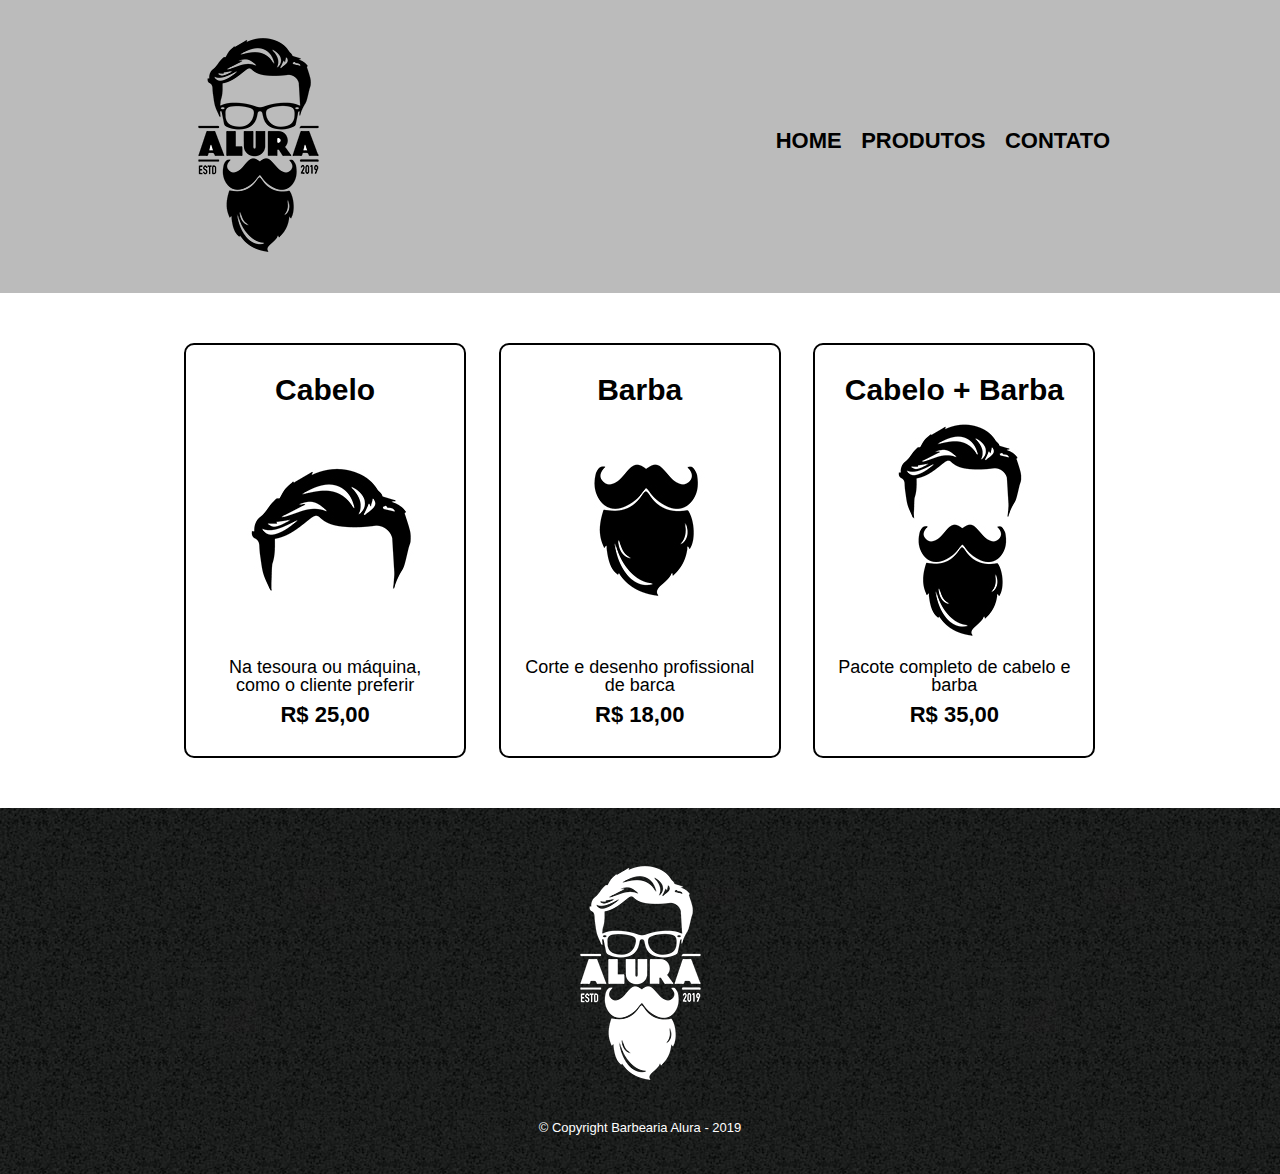
<file: HTML5 e CSS3/produtos.html>
<!DOCTYPE html>

<html>

	<head>

		<meta charset="utf-8">
		<title>Produtos - Barbearia Alura</title>
		
		<link rel="stylesheet" href="reset.css">
		<link rel="stylesheet" href="style.css">

	</head>

<body>

	<header>
		<div class="caixa">
			<h1><img src="logo.png"></h1>

			<nav>
				<ul>
					<li><a href="index.html">Home</a></li>
					<li><a href="produtos.html">Produtos</a></li>
					<li><a href="contato.html">Contato</a></li>
				</ul>
			</nav>

		</div>
	</header>

	<main>
		<ul class="produtos">
			<li>
				<h2>Cabelo</h2>
				<img src="cabelo.jpg">
				<p class="produto-descricao">Na tesoura ou máquina, como o cliente preferir</p>
				<p class="produto-preco">R$ 25,00</p>
			</li>
			<li>
				<h2>Barba</h2>
				<img src="barba.jpg">
				<p class="produto-descricao">Corte e desenho profissional de barca</p>
				<p class="produto-preco">R$ 18,00</p>
			</li>
			<li>
				<h2>Cabelo + Barba</h2>
				<img src="cabelo+barba.jpg">
				<p class="produto-descricao">Pacote completo de cabelo e barba</p>
				<p class="produto-preco">R$ 35,00</p>
			</li>
		</ul>
	</main>

	<footer>
		<img src="logo-branco.png">
		<p class="copyright">&copy; Copyright Barbearia Alura - 2019</p>
	</footer>

</body>
</html>
</file>
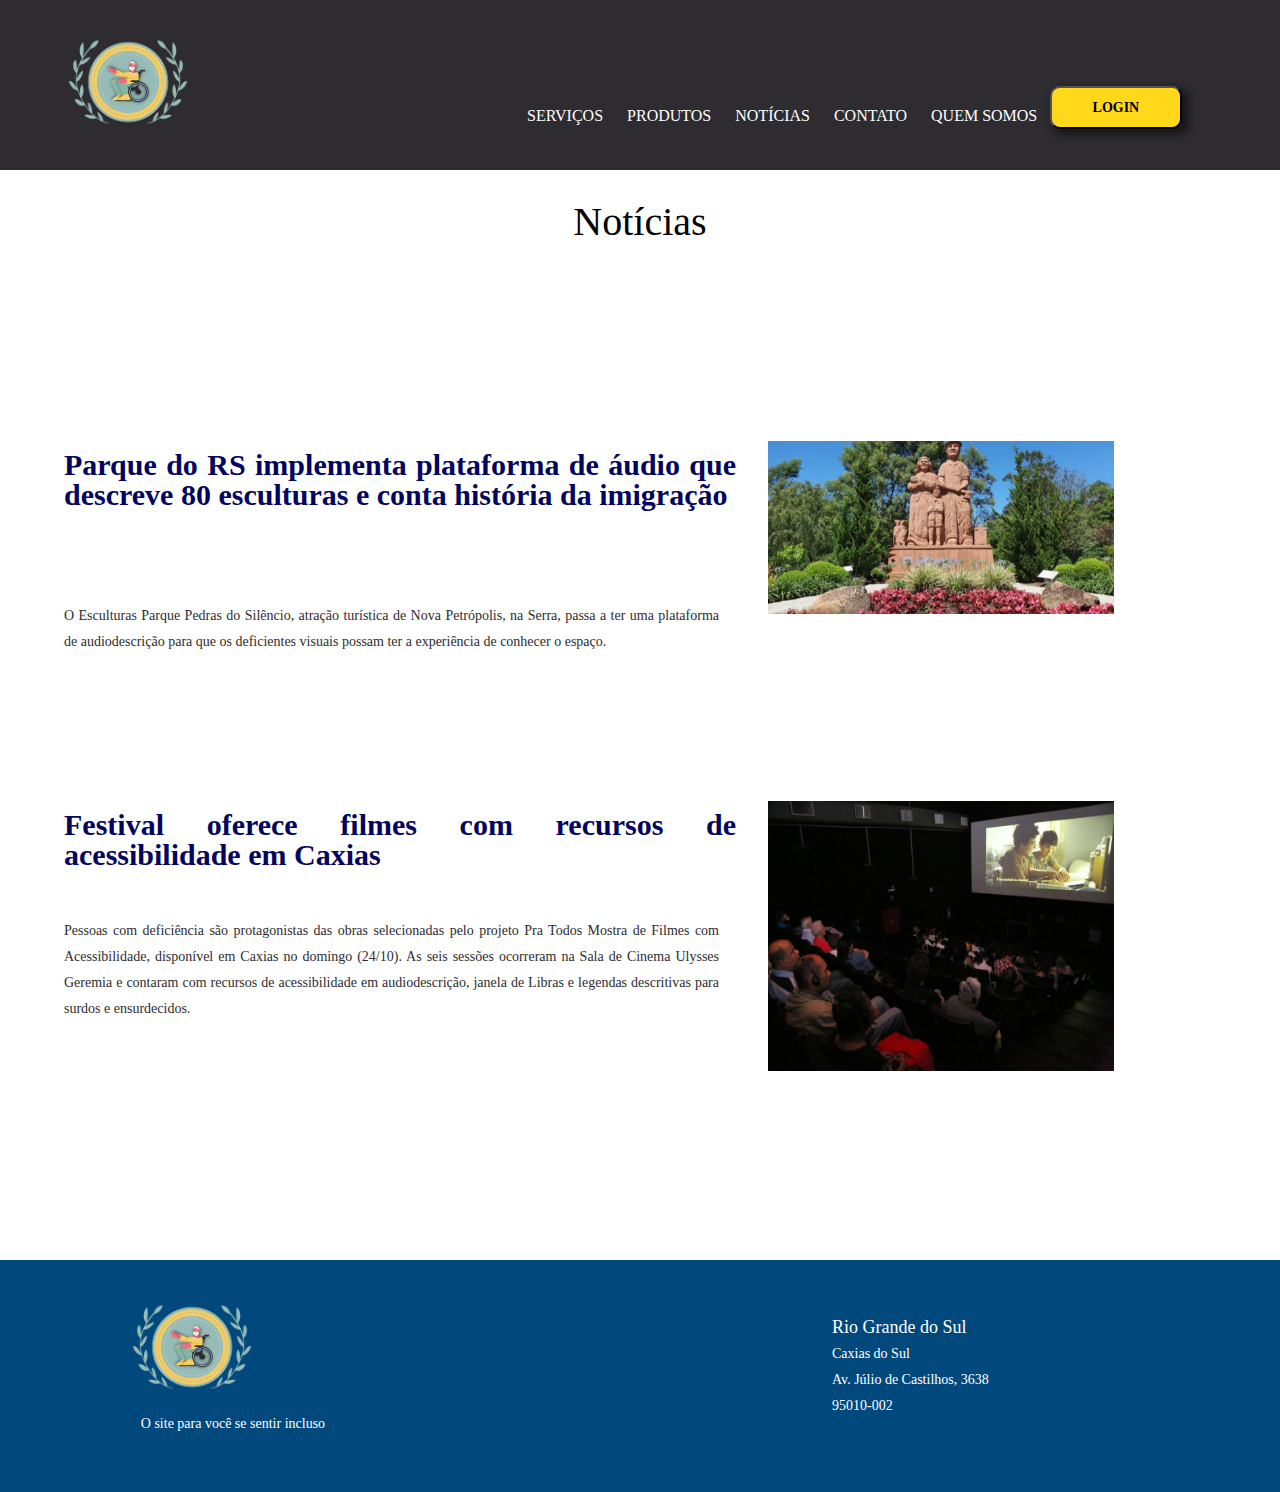
<file: Site3/noticias.html>
<!DOCTYPE html>
<html>
<head>
	<meta charset="utf-8">

	<title>Seviços - Acessum</title>

	<link rel="stylesheet" type="text/css" href="css/reset.css">
	<link rel="stylesheet" type="text/css" href="css/noticia-style.css">
</head>
<body>
	<header>
	<div class="menu">
			<a href="index.html"><img src="img/logo.png" class="logo"></a>
			<nav>
				<ul>
					<li><a href="servicos.html">SERVIÇOS</a></li>
					<li><a href="#podcasts">PRODUTOS</a></li>
					<li><a href="noticias.html">NOTÍCIAS</a></li>
					<li><a href="http://api.whatsapp.com/send?1=pt_BR&phone=5599999999999">CONTATO</a></li>
					<li><a href="quemsomos.html">QUEM SOMOS</a></li>
				</ul>
			</nav>
			<button class="btn"><a href="login.php"><p>LOGIN</p></a></button>
	</div>
	</header>
		<br><br>
		<h1 class="title-principal">Notícias</h1>

		<a href="https://gauchazh.clicrbs.com.br/colunistas/giane-guerra/noticia/2021/11/parque-do-rs-implementa-plataforma-de-audio-que-descreve-80-esculturas-e-conta-historia-da-imigracao-ckvqotna30024019muho4wuw6.html">
			<div>
				<h1 class="tittle">Parque do RS implementa plataforma de áudio que descreve 80 esculturas e conta história da imigração</h1>
				<p class="sub-tittle">O Esculturas Parque Pedras do Silêncio, atração turística de Nova Petrópolis, na Serra, passa a ter uma plataforma de audiodescrição para que os deficientes visuais possam ter a experiência de conhecer o espaço.</p>
				<img src="img/noticia1.jpg" class="img1">
			</div>
		</a>
		<a href="https://gauchazh.clicrbs.com.br/pioneiro/colunistas/siliane-vieira/noticia/2021/10/festival-oferece-filmes-com-recursos-de-acessibilidade-em-caxias-ckuzy7jyw003b019mg3h9dl28.html">
			<div>
				<h1 class="tittle2">Festival oferece filmes com recursos de acessibilidade em Caxias</h1>
				<p class="sub-tittle2">Pessoas com deficiência são protagonistas das obras selecionadas pelo projeto Pra Todos Mostra de Filmes com Acessibilidade, disponível em Caxias no domingo (24/10). As seis sessões ocorreram na Sala de Cinema Ulysses Geremia e contaram com recursos de acessibilidade em audiodescrição, janela de Libras e legendas descritivas para surdos e ensurdecidos.</p>
				<img src="img/noticia2.jpg" class="img2">
			</div>
		</a>

		<footer>
		
		<div class="box-footer">
			<img src="img/logo.png" class="logo-footer">
			<p class="text-footer">O site para você se sentir incluso</p>

			<div class="endereço">
				<p class="estado">Rio Grande do Sul</p><br>
				<p class="text-footer2">Caxias do Sul <br> Av. Júlio de Castilhos, 3638 <br>95010-002</p>
			</div>

		</div>

	</footer>
</body>
</html>
</file>
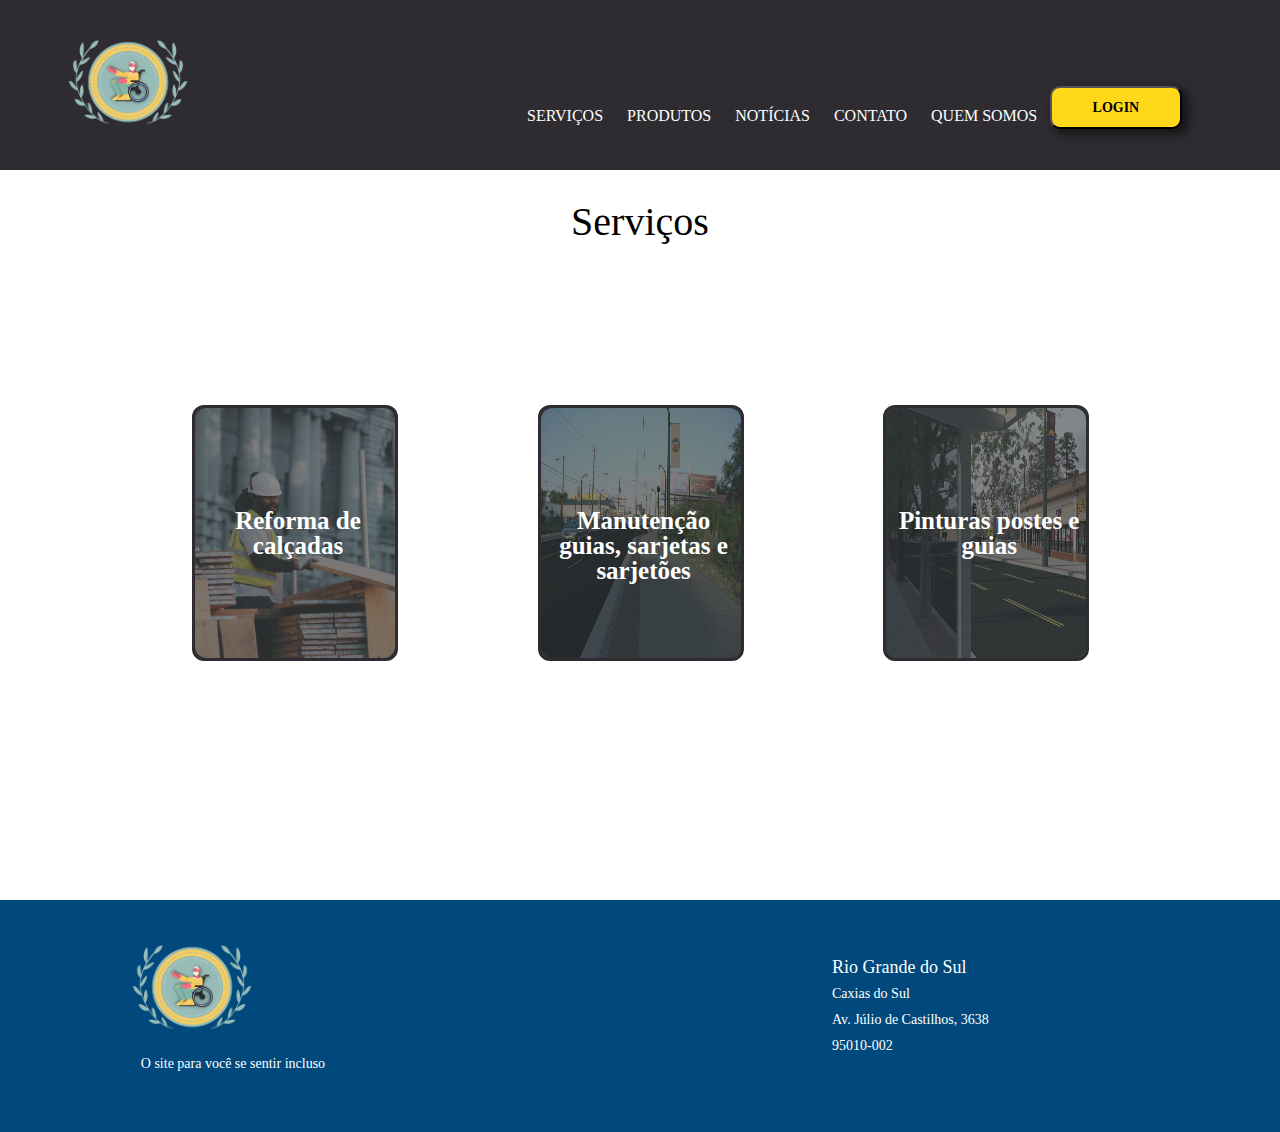
<file: Site3/servicos.html>
<!DOCTYPE html>
<html>
<head>
	<meta charset="utf-8">

	<title>Seviços - Acessum </title>

	<link rel="stylesheet" type="text/css" href="css/reset.css">
	<link rel="stylesheet" type="text/css" href="css/servicos-style.css">
</head>
<body>
	<header>
	<div class="menu">
			<a href="index.html"><img src="img/logo.png" class="logo"></a>
			<nav>
				<ul>
					<li><a href="servicos.html">SERVIÇOS</a></li>
					<li><a href="#podcasts">PRODUTOS</a></li>
					<li><a href="noticias.html">NOTÍCIAS</a></li>
					<li><a href="http://api.whatsapp.com/send?1=pt_BR&phone=5599999999999">CONTATO</a></li>
					<li><a href="quemsomos.html">QUEM SOMOS</a></li>
				</ul>
			</nav>
			<button class="btn"><a href="login.php"><p>LOGIN</p></a></button>
	</div>
	</header>
		<br><br>
		<h1 class="title-principal">Serviços</h1>

		<div class="serviço-1">
			<img src="img/calçada.jpg" class="img-servico">
			<h1 class="text-servico">Reforma de calçadas</h1>
		</div>

		<div class="serviço-2">
			<img src="img/guia.jpg" class="img-servico">
			<h1 class="text-servico">Manutenção guias, sarjetas e sarjetões</h1>
		</div>
			
		<div class="serviço-3">
			<img src="img/poste.jpg" class="img-servico">
			<h1 class="text-servico">Pinturas postes e guias</h1>
		</div>

<footer>
		
		<div class="box-footer">
			<img src="img/logo.png" class="logo-footer">
			<p class="text-footer">O site para você se sentir incluso</p>

			<div class="endereço">
				<p class="estado">Rio Grande do Sul</p><br>
				<p class="text-footer2">Caxias do Sul <br> Av. Júlio de Castilhos, 3638 <br>95010-002</p>
			</div>

		</div>

	</footer>
</body>
</html>
</file>
<file: css/style.css>
body{
	background-color:#FEFAE0;
}
.banner {
	width: 100%;
	opacity: 0.3;
}
.text1 {
	position: absolute;
	width: 339px;
	height: 276px;
	left: 65%;
	top: 27%;

	font-family: Arial Rounded MT;
	font-style: normal;
	font-weight: bold;
	font-size: 40px;
	line-height: 26px;
	/* or 9% */

	display: flex;
	align-items: center;

	color: #A5A58D;
}
.text2{
	position: absolute;
	width: 472px;
	height: 192px;
	left: 55%;
	top: 48%;

	font-family:Arial Rounded MT;
	font-style: normal;
	font-weight: bold;
	font-size: 80px;

	/* or 38% */

	color: #CB997E;
}
.text3 {
	position: absolute;
	width: 455px;
	height: 89px;
	left: 62%;
	top: 70%;

	font-family: Open Sans;
	font-style: normal;
	font-weight: normal;
	font-size: 16px;
	line-height: 26px;
	/* or 162% */

	text-align: justify;

	color: #DDBEA9;
}
.sobre {
    width: 40%;
    position: absolute;
    top: 100%;
    left: 10%;
}
.text-sobre {
    color: #CB997E;
    font-family: Arial Rounded MT;
}
.eu {
    color: #6B705C;
    text-align: justify;
}
.educacao {
    position: absolute;
    top: 145%;
    left: 8%;
    width: 40%;
    height: 35%;
}
.detail { 
	width: 80%;
    height: 17%;
    position: relative;
    left: 10%;
     background-color: #ffffff;
     border-radius: 22px;
     background-color: #CB997E;
 }
.text-educacao {
	font-family: Arial Rounded MT;
    text-align: center;
    color: #FFE8D6;
    font-size: 30px;
}
.hr {
    width: 70%;
    background-color: #3f4238;
}
.educacao1 {
	font-family: Arial Rounded MT;
    color:#6b705c;
    text-align: center;
    font-size: 13px;
}
.detail2 { 
	width: 200px;
    height: 40px;
    position: relative;
    left: 10%;
     background-color: #ffffff;
     border-radius: 22px;
     background-color: #CB997E;
 }
.cursos {
    position: absolute;
    top: 180%;
    left: 8%;
    width: 40%;
    height: 82%;
}
.text-curso {
    text-align: center;
    color: #FFE8D6;
    font-family: Arial Rounded MT;
}
.curso-box {
	width: 500px;
    height:95px;
    position: relative;
    left: 20%;
     background-color: #DDBEA9;
     border-radius: 22px;

}
.educacao2 {
    color:#6b705c;
    text-align: left;
    font-size: 16px;
    position: relative;
    top: 18%;
    left: 10%;
}
.projetos {
    position: absolute;
    top: 145%;
    left: 53%;
    width: 40%;
    height: 35%;
}
.idiomas{
	position: absolute;
	top: 180%;
	left: 55%;
}
.idioma-box {
	width: 400px;
    height:55px;
    position: relative;
    left: 20%;
     background-color: #DDBEA9;
     border-radius: 22px;

}
.projetos-box {
	width: 400px;
    height:40px;
    position: relative;
    left: 20%;
     background-color: #DDBEA9;
     border-radius: 22px;

}
.meusprojetos{
	position: absolute;
	top: 220%;
	left: 55%;
}
.educacao3 {
    color:#6b705c;
    text-align: left;
    font-size: 18px;
    position: relative;
    top: 18%;
    left: 10%;
}
a:link 
{ 
 text-decoration:none; 
}
.box-footer {
	position: absolute;
	width: 100%;
	height: 170px;
	left: 0px;
	top: 380%;

	background: #ddbea9;
}

.text-footer {
 text-align: center;
    color: #FFE8D6;
}
.email {
	position: absolute;
	left: 15%;
	color:#FEFAE0;
    font-size: 15px;
}
.email-img {
width: 3%;
position: absolute;
left: 11%;
top: 50%;
}
.telefone {
position: absolute;
	left: 45%;
	color:#FEFAE0;
    font-size: 15px;
}
.telefone-img {
width: 3%;
position: absolute;
left: 41%;
top: 50%;
}
.instagram {
position: absolute;
	left: 75%;
	color:#FEFAE0;
    font-size: 15px;
}
.instagram-img {
width: 3%;
position: absolute;
left: 71%;
top: 50%;
}
.img-sobre {
	width: 30%;
	position: absolute;
	top: 100%;
    left: 60%
}
</file>
<file: biologia/css/style.css>
body {
	width: 100%;
	background: #F4F2EC;
}

.img-bg {
	width: 100%;
	height: 100%;
}

.logo {
	position: absolute;
	left: 10%;
}

nav {
position: absolute;
width:40%;
height: 88px;
left: 47%;
top: 14%;
}

nav li {
		display: inline;
	margin: 0 5px 0 15px;
}

nav a {
	font-family: Open Sans;
font-style: normal;
font-weight: normal;
font-size: 16px;
/* or 162% */
color: #FFFF
}
a:link 
{ 
 text-decoration:none; 
} 
nav a:hover {
	color: #FF7AA2;
	text-decoration: underline;
}

.btn {
/*posição*/
	position: absolute;
	width: 172px;
	height: 63px;
	left: 80%;
	top: 10%;
/*botão estilo*/
	background: linear-gradient(96.42deg, #FDE2E4 -4.09%, #FAD2E1 68.13%);
	box-shadow: 5px 4px 8px 2px rgba(0, 0, 0, 0.5);
	border-radius: 100px;
}

button p {
	position: absolute;
	width: 172px;
	height: 88px;
	left: 37%;
	top: -20%;
/*texto*/
	font-family: Open Sans;
	font-style: normal;
	font-weight: bold;
	font-size: 14px;
	line-height: 26px;
	/* or 186% */
	display: flex;
	align-items: center;
	text-align: center;
	color: #000000;
}

.number {
	position: absolute;
	width: 339px;
	height: 276px;
	left: 11%;
	top: 40%;

	font-family: Arial Rounded MT;
	font-style: normal;
	font-weight: bold;
	font-size: 250px;
	line-height: 26px;
	/* or 9% */

	display: flex;
	align-items: center;

	color: rgba(255, 255, 255, 0.1);
}

.tittle{
	position: absolute;
	width: 452px;
	height: 192px;
	left: 10%;
	top: 60%;

	font-family:Arial Rounded MT;
	font-style: normal;
	font-weight: bold;
	font-size: 50px;

	/* or 38% */

	color: #FFFFFF;
}

.sub-tittle {
	position: absolute;
	width: 351px;
	height: 89px;
	left: 10%;
	top: 87%;

	font-family: Open Sans;
	font-style: normal;
	font-weight: normal;
	font-size: 16px;
	line-height: 26px;
	/* or 162% */

	display: flex;
	align-items: center;

	color: #FFFFFF;
}

.img-header {
	position: absolute;
	width: 989.6px;
	height: 660px;
	left: 26%;
	top: 30%;
}

.btn-conheca {
	position: absolute;
	width: 172px;
	height: 63px;
	left: 10%;
	top: 105%;

	background: #02C39A;
	box-shadow: 5px 4px 8px 2px rgba(0, 0, 0, 0.7);
	border-radius: 100px;
}

button h3 {
	position: absolute;
width: 172px;
height: 88px;
left: 16%;
top: -20%;

font-family: Open Sans;
font-style: normal;
font-weight: bold;
font-size: 14px;
line-height: 26px;
/* or 186% */

display: flex;
align-items: center;
text-align: center;

color: #000000;
}

#subir {
  position: fixed;
  bottom: 50px;
  right: 50px;
  background-color: #fec5bb;
  border-radius: 5px;
  box-shadow: 2px 3px 19px -2px rgba(0, 0, 0, .75);
  color: #000000;
  cursor: pointer;
  height: 55px;
  width: 80px;
  z-index: 3;
  text-align: center;
}

.tittle-principal {
	position: absolute;
	left: 38%;
	top: 160%;

	font-family: Arial Rounded MT;
	font-style: normal;
	font-weight: normal;
	font-size: 68px;
	line-height: 26px;
	/* or 38% */
	color: #393939;
}

.box {
	position: absolute;
	width: 45%;
	left: 10%;
	top: 180%;
}

.text {
	font-family: Open Sans;
font-style: normal;
font-weight: normal;
font-size: 16px;
line-height: 26px;
/* or 144% */

display: flex;
align-items: center;
text-align: justify;

color: #393939;
}

.lab {
	position: absolute;
	width: 15%;
	height: 30%;
	left: 63%;
	top: 185%;
}

.sub-tittle-bio {
	position: absolute;
width: 601px;
height: 88px;
left: 43%;
top: 220%;

font-family: Arial Rounded MT;
font-style: normal;
font-weight: normal;
font-size: 24px;
line-height: 26px;
/* or 108% */

display: flex;
align-items: center;

color: #393939;
}

.box-2 {
	position: absolute;
	width: 707px;
	height: 125px;
	left: 43%;
	top: 235%;
}

.tree {
	position: absolute;
	width: 386px;
	height: 386px;
	left: 10%;
	top: 230%;
}

.box-3 {
	position: absolute;
	width: 100%;
	height: 370px;
	left: 0px;
	top: 305%;

	background: #DDF8C5;
}

.tittle-pod {
	position: absolute;
	width: 30%;
	left: 10%;
	top: 20%;

	font-family: Arial Rounded MT;
	font-style: normal;
	font-weight: normal;
	font-size: 32px;
	/* or 62% */

	color: #393939;
}

.text-pod {
	position: absolute;
	width: 25%;
	left: 10%;
	top: 45%;

	font-family: Open Sans Regular;
	font-style: normal;
	font-weight: normal;
	font-size: 16px;
	line-height: 26px;
	/* or 144% */

	display: flex;
	align-items: center;
	text-align: justify;

	color: #393939;
}

.box-play {
	position: absolute;
	width: 15%;
	height: 72%;
	left: 45%;
	top: 17%;

	background: #FFFFFF;
	box-shadow: 8px 8px 16px 2px rgba(0, 0, 0, 0.25);
}

.usp {
	position: absolute;
	width: 57%;
	height: 45%;
	left: 20%;
	top: 10%;
}

.tittle-usp {
	position: absolute;
	width: 100%;
	height: 100%;
	left: 21%;
	top: 17%;

	font-family: Arial Rounded MT;
	font-style: normal;
	font-weight: normal;
	font-size: 17px;
	/* or 118% */

	display: flex;
	align-items: center;
	text-align: center;

	color: #393939;
}

.text-usp {
	position: absolute;
	left: 7.04%;
	right: 7.41%;
	top: 75%;

	font-family: Open Sans;
	font-style: normal;
	font-weight: normal;
	font-size: 12px;
	line-height: 20px;

	display: flex;
	align-items: center;
	text-align: center;

	color: #393939;
}

.box-play-2 {
	position: absolute;
	width: 15%;
	height: 72%;
	left: 63%;
	top: 17%;

	text-align: center;

	background: #FFFFFF;
	box-shadow: 8px 8px 16px 2px rgba(0, 0, 0, 0.25);
}

.tittle-nh {
	position: absolute;
	width: 95%;
	height: 100%;
	left: 27%;
	top: 13%;

	font-family: Arial Rounded MT;
	font-style: normal;
	font-weight: normal;
	font-size: 17px;
	/* or 118% */

	display: flex;
	align-items: center;
	text-align: center;

	color: #393939;
}

.box-play-3 {
	position: absolute;
	width: 15%;
	height: 72%;
	left: 81%;
	top: 17%;
	text-align: center;

	background: #FFFFFF;
	box-shadow: 8px 8px 16px 2px rgba(0, 0, 0, 0.25);
}

.box-footer {
	position: absolute;
	width: 100%;
	height: 332px;
	left: 0px;
	top: 380%;

	background: #4F7D4B;
}

.logo-footer {
	position: absolute;
	left: 10%;
	top: 10%;
	width: 10%;
}

.text-footer {
	position: absolute;
left: 10.5%;
top: 14%;
bottom: 28.26%;

font-family: Open Sans;
font-style: normal;
font-weight: normal;
font-size: 14px;
line-height: 26px;
/* or 186% */

display: flex;
align-items: center;

color: #FFFFFF;
}

.face {
	position: absolute;
	left: 10%;
	top: 75%;
}

.insta {
	position: absolute;
	left: 14.5%;
	top: 75%;
}

.tt {
	position: absolute;
	left: 19%;
	top: 75%;
}

.yt {
	position: absolute;
	left: 23%;
	top: 75%;
}

.endereço {
	position: absolute;
	left: 68%;
	top: 40%;
	color: #FFFFff;
	line-height: 22px;
	font-size: 15px;
}

.estado {
	font-family:  Arial Rounded MT;
font-style: normal;
font-weight: normal;
font-size: 18px;
}

.text-footer2 {
font-family: Open Sans;
font-style: normal;
font-weight: normal;
font-size: 14px;
line-height: 26px;
/* or 186% */

display: flex;
align-items: center;

color: #FFFFFF;
}
</file>
<file: HTML5 e CSS3/style.css>
body {
	font-family: 'Montsserat', sans-serif;
}

header {
	background-color: #bbbbbb;
	padding: 20px 0;
}

.caixa{
	position: relative;
	width: 940px;
	margin: 0 auto;
}

nav {
	position: absolute;
	top: 110px;
	right: 0;
}

nav li {
	display: inline;
	margin: 0 0 0 15px;
}

nav a {
	text-transform: uppercase;
	color: #000000;
	font-weight: bold;
	font-size: 22px;
	text-decoration: none;
}

nav a:hover {
	color: #C78C19;
	text-decoration: underline;
}

.produtos {
	width: 940px;
	margin: 0 auto;
	padding: 50px 0;
}

.produtos li {
	display: inline-block;
	text-align: center;
	width: 30%;
	vertical-align: top;
	margin: 0 1.5%;
	padding: 30px 20px;
	box-sizing: border-box;
	border: 2px solid #000000;
	border-radius: 10px;
}

.produtos li:hover {
	border-color: #C78C19;
}

.produtos li:active {
	border-color: #088C19;
}

.produtos li:hover h2 {
	font-size: 34px;
}

.produtos h2 {
	font-size: 30px;
	font-weight: bold;
}

.produto-descricao {
	font-size: 18px;
}

.produto-preco {
	font-size: 22px;
	font-weight: bold;
	margin-top: 10px;
}

footer {
	text-align: center;
	background: url("bg.jpg");
	padding: 40px 0;
}

.copyright {
	color: #ffffff;
	font-size: 13px;
	margin: 20px 0 0;
}

main {
	
}

form {
	margin: 40px 0;
}

form label, form legend {
	display: block;
	font-size: 20px;
	margin: 0 0 10px;
}

.input-padrao {
	display: block;
	margin: 0 0 20px;
	padding: 10px 25px;
	width: 50%;
}

.checkbox {
	margin: 20px 0;
}

.enviar {
	width: 40%;
	padding: 15px 0;
	background-color: orange;
	color: white;
	font-weight: bold;
	font-size: 18px;
	border: none;
	border-radius: 5px;
	transition: 1s all;
	cursor: pointer;
}

.enviar:hover {
	background: darkorange;
	transform: scale(1.2);
}

table {
	margin: 20px 40px;
}

thead {
	background-color: #555555;
	color: #ffffff;
	font-weight: bold;
}

td, th {
	border: 1px solid #000000;
	padding: 8px 15px;
}

/* CSS página principal*/

.banner {
	width: 100%;
}

.tittle-principal {
	text-align: center;
	font-size: 2em;
	margin: 0 0 1em;
	clear: left;
}

.principal {
	padding: 3em 0;
	background-color: #FEFEFE;
	width: 940px;
	margin: 0 auto;
}
.principal p {
	margin: 0 0 1em;
}

.principal strong {
	font-weight: bold;
}

.principal em {
	font-style: italic;
}

.utensilios {
	width: 120px;
	float: left;
	margin: 0 20px 20px 0;
}

.mapa {
	padding: 3em 0;
	background: linear-gradient(#FFFFFF, #888888);
}

.mapa-conteudo{
	width: 940px;
	margin: 0 auto;
}

.mapa p {
	margin: 0 0 2em;
	text-align: center;
}

.beneficios{ 
	padding: 3em 0;
	background-color: #888888;
 }

.conteudo_beneficios {
	width: 640px;
	margin: 0 auto;
}

.lista-beneficios {
	width: 40%;
	display: inline-block;
	vertical-align: top;
} 

.itens:before {
	content: "★ ";
}

.itens {
	line-height: 1.5;
}

.itens:first-child {
	font-weight: bold;
}

.imagem-beneficios {
	width: 60%;
}

.video {
	width: 560px;
	margin: 2em auto;
}
</file>
<file: Site3/css/style.css>
body{
	background-color: #2E2C30;
}
.banner {
	width: 100%;
	opacity: 0.3;
}
nav {
position: absolute;
width:50%;
height: 88px;
left: 40%;
top: 10%;
}
nav li {
		display: inline;
	margin: 0 5px 0 15px;
}
nav a {
	font-family: Open Sans;
font-style: normal;
font-weight: normal;
font-size: 16px;
/* or 162% */
color: #ffffff;
}
a:link 
{ 
 text-decoration:none; 
} 
nav a:hover {
	color: #F26C7F;
	text-decoration: underline;
}
.logo{
	width: 8%;

	position: absolute;
	left: 5%;
	top: 2%;
}
.btn {
/*posição*/
	position: absolute;
	width: 132px;
	height: 43px;
	left: 82%;
	top: 8%;
/*botão estilo*/
	background:#FFD819;
	box-shadow: 5px 4px 8px 2px rgba(0, 0, 0, 0.5);
	border-radius: 10px;
}
button p {
	position: absolute;
	width: 172px;
	height: 88px;
	left: 32%;
	top: -60%;
/*texto*/
	font-family: Open Sans;
	font-style: normal;
	font-weight: bold;
	font-size: 14px;
	line-height: 26px;
	/* or 186% */
	display: flex;
	align-items: center;
	text-align: center;
	color: #000;
}
.number {
	position: absolute;
	width: 339px;
	height: 276px;
	left: 61%;
	top: 25%;

	font-family: Arial Rounded MT;
	font-style: normal;
	font-weight: bold;
	font-size: 250px;
	line-height: 26px;
	/* or 9% */

	display: flex;
	align-items: center;

	color: rgba(255, 255, 255, 0.2);
}
.tittle{
	position: absolute;
	width: 472px;
	height: 192px;
	left: 55%;
	top: 50%;

	font-family:Arial Rounded MT;
	font-style: normal;
	font-weight: bold;
	font-size: 50px;

	/* or 38% */

	color: #A9D6E5;
}
.sub-tittle {
	position: absolute;
	width: 455px;
	height: 89px;
	left: 55%;
	top: 76%;

	font-family: Open Sans;
	font-style: normal;
	font-weight: normal;
	font-size: 16px;
	line-height: 26px;
	/* or 162% */

	text-align: justify;

	color: #A9D6E5;
}
.quem-somos {
	position: absolute;
	left: 15%;
	top: 107%;

	font-family: Arial Rounded MT;
	color: #ffffff;
	font-size: 35px;
}
.retangle {
 position: absolute;
 left: 12%;
 top: 110.8%;

 width:180px;
 height: 5px;
 background-color: #F26C7F;
 border: 3px solid;
 border-color: #F26C7F;
}
.text1 {
	position: absolute;
	width: 955px;
	height: 89px;
	left: 20%;
	top: 118%;

	font-family: Open Sans;
	color: #ffffff;
	font-size: 16px;
	line-height: 26px;
	text-align: justify;
}
.text2 {
	position: absolute;
	width: 475px;
	height: 89px;
	left: 55%;
	top: 146%;

	font-family: Open Sans;
	color: #ffffff;
	font-size: 16px;
	line-height: 26px;
	text-align: justify;
}
.img1{
	position: absolute;
	width: 20%;
	left: 20%;
	top: 134%;
}
.text3 {
	position: absolute;
	width: 465px;
	height: 89px;
	left: 20%;
	top: 182%;

	font-family: Open Sans;
	color: #ffffff;
	font-size: 16px;
	line-height: 26px;
	text-align: justify;
}
.img2 {
	position: absolute;
	width: 25%;
	left: 60%;
	top: 172%;
}
.box-footer {
	position: absolute;
	width: 100%;
	height: 232px;
	left: 0px;
	top: 220%;

	background: #01497C;

}
.logo-footer {
	position: absolute;
	left: 10%;
	top: 10%;
	width: 10%;
}
.text-footer {
position: absolute;
left: 11%;
top: 65%;

font-family: Arial Rounded MT;
font-style: normal;
font-weight: normal;
font-size: 14px;
line-height: 26px;
/* or 186% */

display: flex;
align-items: center;

color: #FFFFFF;
}
.estado {
font-family:  Arial Rounded MT;
font-style: normal;
font-weight: normal;
font-size: 18px;
color: #ffffff;

position: absolute;
top: 25%;
left: 65%;
}
.text-footer2 {
position: absolute;
top: 35%;
left: 65%;

font-family: Open Sans;
font-style: normal;
font-weight: normal;
font-size: 14px;
line-height: 26px;
/* or 186% */

display: flex;
align-items: center;

color: #FFFFFF;
}
</file>
<file: biologia/css/conteudos-style.css>
body {
	width: 100%;
	background: #F4F2EC;
}

.img-bg {
	position: absolute;
	width: 100%;
	height: 307px;
}

.logo {
	position: absolute;
	left: 10%;
}

nav {
position: absolute;
width:40%;
height: 88px;
left: 47%;
top: 14%;
}

nav li {
		display: inline;
	margin: 0 5px 0 15px;
}

nav a {
	font-family: Open Sans;
font-style: normal;
font-weight: normal;
font-size: 16px;
/* or 162% */
color: #FFFF
}
a:link 
{ 
 text-decoration:none; 
} 
nav a:hover {
	color: #FF7AA2;
	text-decoration: underline;
}

.btn {
/*posição*/
	position: absolute;
	width: 172px;
	height: 63px;
	left: 80%;
	top: 10%;
/*botão estilo*/
	background: linear-gradient(96.42deg, #FDE2E4 -4.09%, #FAD2E1 68.13%);
	box-shadow: 5px 4px 8px 2px rgba(0, 0, 0, 0.5);
	border-radius: 100px;
}

button p {
	position: absolute;
	width: 172px;
	height: 88px;
	left: 37%;
	top: -20%;
/*texto*/
	font-family: Open Sans;
	font-style: normal;
	font-weight: bold;
	font-size: 14px;
	line-height: 26px;
	/* or 186% */
	display: flex;
	align-items: center;
	text-align: center;
	color: #000000;
}

.retangle {
	position: absolute;
	width: 70%;
	height: 957px;
	left: 15%;
	top: 212px;

	background: #FFFFFF;
	box-shadow: 8px 8px 16px 2px rgba(0, 0, 0, 0.25);
}

.tittle-principal {
	position: absolute;
	left: 35%;
	top: 7%;

	font-family: Arial Rounded MT;
	font-style: normal;
	font-weight: normal;
	font-size: 48px;
	line-height: 26px;
	/* or 38% */

	display: flex;
	align-items: center;
	text-align: center;

	color: #393939;
}

.eclipse1 {
	position: absolute;
	width: 35%;
	height: 35%;
	left:0%;
	top: 15%;
}

.eclipse2 {
	position: absolute;
	width: 35%;
	height: 35%;
	left: 30%;
	top: 15%;
}

.eclipse3 {
	position: absolute;
	width: 35%;
	height: 35%;
	left: 60%;
	top: 15%;
}

.eclipse4 {
	position: absolute;
	width: 35%;
	height: 35%;
	left: 0%;
	top: 55%;
}

.eclipse5 {
	position: absolute;
	width: 35%;
	height: 35%;
	left: 30%;
	top: 55%;
}

.text-eclipse1 {
	position: absolute;
	left:10%;
	top: 43%;
	text-align: center;

	font-family:  Arial Rounded MT;
	font-size: 18px;
	line-height: 26px;
}

.p-eclipse1 {
	position: absolute;
	left:6%;
	top: 49%;
	width: 25%;

	font-family: Open Sans;
font-style: normal;
font-weight: normal;
font-size: 14px;
line-height: 26px;
/* or 162% */

display: flex;
align-items: center;
text-align: center;

color: #393939;
}

.text-eclipse2 {
	position: absolute;
	left:40%;
	top: 45%;
	text-align: center;

	font-family:  Arial Rounded MT;
	font-size: 18px;
	line-height: 26px;
}

.p-eclipse2 {
	position: absolute;
	left:36.5%;
	top: 49%;
	width: 25%;

	font-family: Open Sans;
font-style: normal;
font-weight: normal;
font-size: 14px;
line-height: 26px;
/* or 162% */

display: flex;
align-items: center;
text-align: center;

color: #393939;
}

.text-eclipse3 {
	position: absolute;
	left:68%;
	top: 43%;
	text-align: center;

	font-family:  Arial Rounded MT;
	font-size: 18px;
	line-height: 26px;
}

.p-eclipse3 {
	position: absolute;
	left:65%;
	top: 49%;
	width: 25%;

	font-family: Open Sans;
font-style: normal;
font-weight: normal;
font-size: 14px;
line-height: 26px;
/* or 162% */

display: flex;
align-items: center;
text-align: center;

color: #393939;
}

.text-eclipse4 {
	position: absolute;
	left:8%;
	top: 83%;
	text-align: center;

	font-family:  Arial Rounded MT;
	font-size: 18px;
	line-height: 26px;
}

.p-eclipse4 {
	position: absolute;
	left:6%;
	top: 87%;
	width: 25%;

	font-family: Open Sans;
font-style: normal;
font-weight: normal;
font-size: 14px;
line-height: 26px;
/* or 162% */

display: flex;
align-items: center;
text-align: center;

color: #393939;
}


.text-eclipse5 {
	position: absolute;
	left:40%;
	top: 83%;
	text-align: center;

	font-family:  Arial Rounded MT;
	font-size: 18px;
	line-height: 26px;
}

.p-eclipse5 {
	position: absolute;
	left:36.2%;
	top: 87%;
	width: 25%;

	font-family: Open Sans;
font-style: normal;
font-weight: normal;
font-size: 14px;
line-height: 26px;
/* or 162% */

display: flex;
align-items: center;
text-align: center;

color: #393939;
}

.material-img {
	width: 100%;
}
</file>
<file: Site3/css/noticia-style.css>
body{
	background-color: #fff;
}
.menu {
	width: 100%;
	height: 170px;
	background-color: #2E2C30;
}
nav {
position: absolute;
width:50%;
height: 88px;
left: 40%;
top: 12%;
}
nav li {
		display: inline;
	margin: 0 5px 0 15px;
}
nav a {
	font-family: Open Sans;
font-style: normal;
font-weight: normal;
font-size: 16px;
/* or 162% */
color: #ffffff;
}
a:link 
{ 
 text-decoration:none; 
} 
nav a:hover {
	color: #F26C7F;
	text-decoration: underline;
}
.logo{
	width: 10%;

	position: absolute;
	left: 5%;
	top: 2%;
}
.btn {
/*posição*/
	position: absolute;
	width: 132px;
	height: 43px;
	left: 82%;
	top: 9.5%;
/*botão estilo*/
	background:#FFD819;
	box-shadow: 5px 4px 8px 2px rgba(0, 0, 0, 0.5);
	border-radius: 10px;
}
button p {
	position: absolute;
	width: 172px;
	height: 88px;
	left: 32%;
	top: -60%;
/*texto*/
	font-family: Open Sans;
	font-style: normal;
	font-weight: bold;
	font-size: 14px;
	line-height: 26px;
	/* or 186% */
	display: flex;
	align-items: center;
	text-align: center;
	color: #000;
}
.title-principal {
	font-size: 40px;
	text-align: center;
}
.tittle{
	position: absolute;
	width: 672px;
	height: 192px;
	left: 5%;
	top: 50%;

	font-family:Arial Rounded MT;
	font-style: normal;
	font-weight: bold;
	font-size: 30px;
	text-align: justify;

	/* or 38% */

	color: #03045E;
}
.sub-tittle {
	position: absolute;
	width: 655px;
	height: 89px;
	left: 5%;
	top: 67%;

	font-family: Open Sans;
	font-style: normal;
	font-weight: normal;
	font-size: 14px;
	line-height: 26px;
	/* or 162% */

	text-align: justify;

	color: #2E2C30;
}
.img1 {
	width: 27%;

	position: absolute;
	left: 60%;
	top: 49%;
}
.tittle2{
	position: absolute;
	width: 672px;
	height: 192px;
	left: 5%;
	top: 90%;

	font-family:Arial Rounded MT;
	font-style: normal;
	font-weight: bold;
	font-size: 30px;
	text-align: justify;

	/* or 38% */

	color: #03045E;
}
.sub-tittle2 {
	position: absolute;
	width: 655px;
	height: 89px;
	left: 5%;
	top: 102%;

	font-family: Open Sans;
	font-style: normal;
	font-weight: normal;
	font-size: 14px;
	line-height: 26px;
	/* or 162% */

	text-align: justify;

	color: #2E2C30;
}
.img2 {
	width: 27%;
	height: 30%;

	position: absolute;
	left: 60%;
	top: 89%;
}
.box-footer {
	position: absolute;
	width: 100%;
	height: 232px;
	left: 0px;
	top: 140%;

	background: #01497C;

}
.logo-footer {
	position: absolute;
	left: 10%;
	top: 10%;
	width: 10%;
}
.text-footer {
position: absolute;
left: 11%;
top: 65%;

font-family: Arial Rounded MT;
font-style: normal;
font-weight: normal;
font-size: 14px;
line-height: 26px;
/* or 186% */

display: flex;
align-items: center;

color: #FFFFFF;
}
.estado {
font-family:  Arial Rounded MT;
font-style: normal;
font-weight: normal;
font-size: 18px;
color: #ffffff;

position: absolute;
top: 25%;
left: 65%;
}
.text-footer2 {
position: absolute;
top: 35%;
left: 65%;

font-family: Open Sans;
font-style: normal;
font-weight: normal;
font-size: 14px;
line-height: 26px;
/* or 186% */

display: flex;
align-items: center;

color: #FFFFFF;
}
</file>
<file: Site3/css/servicos-style.css>
body{
	background-color: #fff;
}
.menu {
	width: 100%;
	height: 170px;
	background-color: #2E2C30;
}
nav {
position: absolute;
width:50%;
height: 88px;
left: 40%;
top: 12%;
}
nav li {
		display: inline;
	margin: 0 5px 0 15px;
}
nav a {
	font-family: Open Sans;
font-style: normal;
font-weight: normal;
font-size: 16px;
/* or 162% */
color: #ffffff;
}
a:link 
{ 
 text-decoration:none; 
} 
nav a:hover {
	color: #F26C7F;
	text-decoration: underline;
}
.logo{
	width: 10%;

	position: absolute;
	left: 5%;
	top: 2%;
}
.btn {
/*posição*/
	position: absolute;
	width: 132px;
	height: 43px;
	left: 82%;
	top: 9.5%;
/*botão estilo*/
	background:#FFD819;
	box-shadow: 5px 4px 8px 2px rgba(0, 0, 0, 0.5);
	border-radius: 10px;
}
button p {
	position: absolute;
	width: 172px;
	height: 88px;
	left: 32%;
	top: -60%;
/*texto*/
	font-family: Open Sans;
	font-style: normal;
	font-weight: bold;
	font-size: 14px;
	line-height: 26px;
	/* or 186% */
	display: flex;
	align-items: center;
	text-align: center;
	color: #000;
}
.title-principal {
	font-size: 40px;
	text-align: center;
}
.serviço-1 {
 position: absolute;
 left: 15%;
 top: 45%;

 width:200px;
 height:250px;
 background-color: #393f40;
 border: 3px solid;
 border-color: #2E2C30;
 border-radius: 12px;
}
.img-servico {
	width: 100%;
	height: 100%;
	border-radius: 12px;
	opacity: 0.4;
}
.text-servico {
	font-family: Open Sans;
	font-weight: bold;
	color: #ffffff;
	font-size: 25px;
	text-align: center;

	position: absolute;
	top: 40%;
	left: 3%;
}
.serviço-2 {
 position: absolute;
 left: 42%;
 top: 45%;

 width:200px;
 height:250px;
 background-color: #393f40;
 border: 3px solid;
 border-color: #2E2C30;
 border-radius: 12px;
}
.serviço-3 {
 position: absolute;
 left: 69%;
 top: 45%;

 width:200px;
 height:250px;
 background-color: #393f40;
 border: 3px solid;
 border-color: #2E2C30;
 border-radius: 12px;
}
.box-footer {
	position: absolute;
	width: 100%;
	height: 232px;
	left: 0px;
	top: 100%;

	background: #01497C;

}
.logo-footer {
	position: absolute;
	left: 10%;
	top: 10%;
	width: 10%;
}
.text-footer {
position: absolute;
left: 11%;
top: 65%;

font-family: Arial Rounded MT;
font-style: normal;
font-weight: normal;
font-size: 14px;
line-height: 26px;
/* or 186% */

display: flex;
align-items: center;

color: #FFFFFF;
}
.estado {
font-family:  Arial Rounded MT;
font-style: normal;
font-weight: normal;
font-size: 18px;
color: #ffffff;

position: absolute;
top: 25%;
left: 65%;
}
.text-footer2 {
position: absolute;
top: 35%;
left: 65%;

font-family: Open Sans;
font-style: normal;
font-weight: normal;
font-size: 14px;
line-height: 26px;
/* or 186% */

display: flex;
align-items: center;

color: #FFFFFF;
}
</file>
